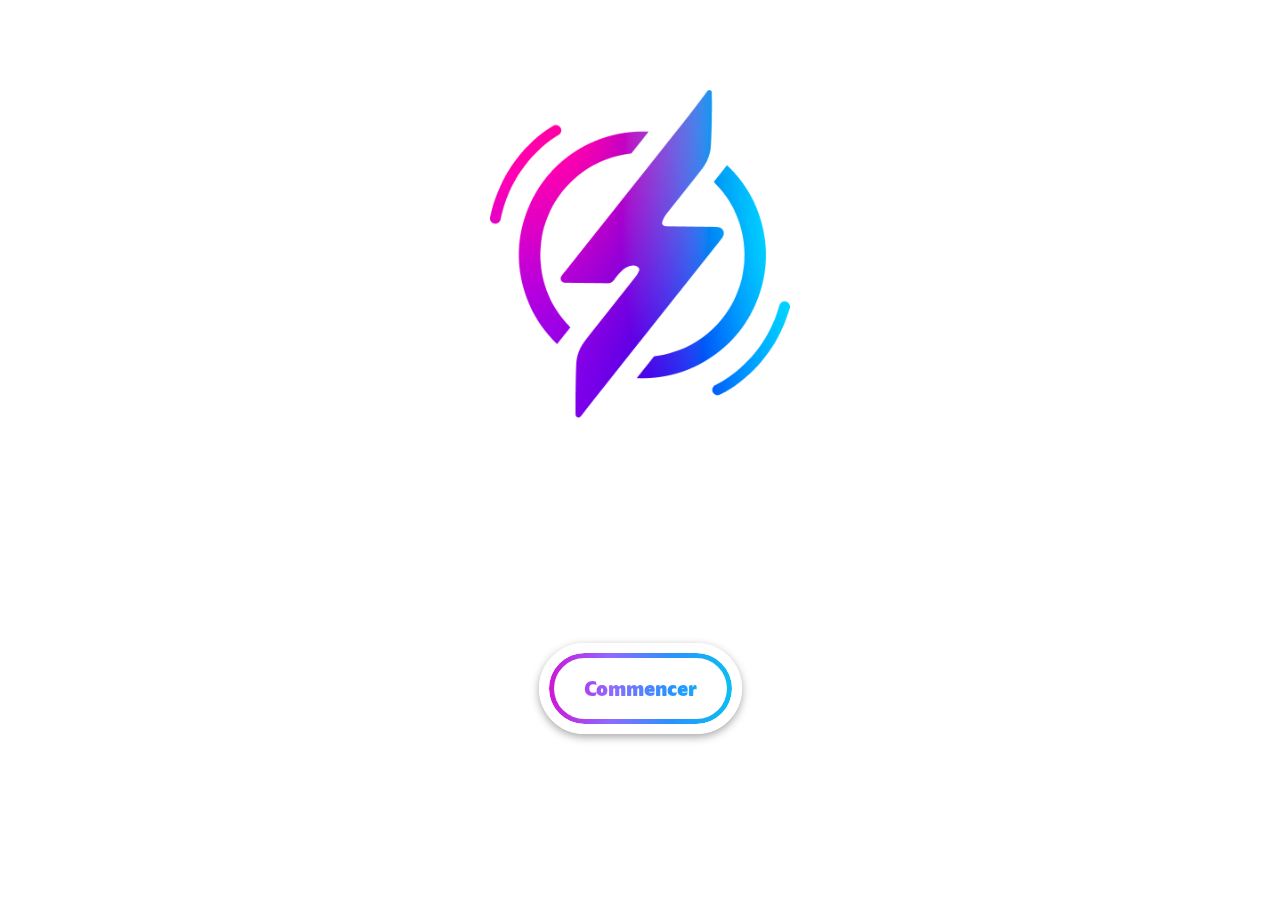
<file: index.html>
<!DOCTYPE html>
<html lang="en">

<head>
    <meta charset="UTF-8">
    <meta http-equiv="X-UA-Compatible" content="IE=edge">
    <meta name="viewport" content="width=device-width, initial-scale=1.0">
    <title>Document</title>
    <link rel="stylesheet" href="/stylesAndAnims/style.css">
    <link rel="stylesheet" href="/stylesAndAnims/anim.css">
</head>

<body>
    <main id="index">
        <div id="logo">
            <img src="/ressources/img/Union.png" alt="Splitch logo">
        </div>
        <div id="SVGLogo">
            <svg width="664" height="217" viewBox="0 0 664 217" fill="none" xmlns="http://www.w3.org/2000/svg" style="">
                <g id="splitch">
                    <mask id="path-1-outside-1" maskUnits="userSpaceOnUse" x="0" y="0" width="664" height="217"
                        fill="black">
                        <path fill="white" width="664" height="217" d="M0 0 L664 0 L664 217 L0 217 Z"
                            class="cisdKQVO_0">
                        </path>
                        <path
                            d="M5 147.775C5 143.448 6.5665 139.719 9.69949 136.586C12.8325 133.453 16.5622 131.886 20.8888 131.886C23.1266 131.886 25.3645 132.408 27.6023 133.453C38.7916 138.525 48.3397 141.061 56.2468 141.061C63.4079 141.061 66.9885 139.346 66.9885 135.914C66.9885 134.273 65.8696 133.005 63.6317 132.11C61.3939 131.215 57.4403 130.394 51.7711 129.648C43.1181 128.604 35.584 127.112 29.1688 125.173C13.5038 120.548 5.67136 110.328 5.67136 94.5141C5.67136 84.22 10.0725 75.4923 18.8747 68.3312C27.6769 61.1701 39.3883 57.5895 54.009 57.5895C66.0934 57.5895 77.581 60.0512 88.4719 64.9744C94.4395 67.6599 97.4233 72.1356 97.4233 78.4016C97.4233 82.4297 95.9314 85.9357 92.9476 88.9195C90.113 91.7541 86.6816 93.1714 82.6535 93.1714C80.2664 93.1714 78.1778 92.7238 76.3875 91.8287C69.2264 88.2481 61.8414 86.4578 54.2327 86.4578C47.5192 86.4578 44.1624 88.0243 44.1624 91.1573C44.1624 93.8427 48.7873 95.8568 58.0371 97.1995C67.4361 98.5422 75.1194 100.183 81.087 102.123C88.2481 104.062 94.0665 107.717 98.5422 113.088C103.167 118.31 105.48 125.247 105.48 133.9C105.48 144.791 100.78 153.743 91.3811 160.755C82.1313 167.617 69.7485 171.049 54.2327 171.049C40.0597 171.049 26.7818 168.139 14.399 162.321C11.7136 161.127 9.4757 159.188 7.68542 156.503C5.89514 153.817 5 150.908 5 147.775Z"
                            class="cisdKQVO_1"></path>
                        <path
                            d="M233.761 114.207C233.761 131.961 229.36 145.91 220.558 156.055C211.755 166.051 200.342 171.049 186.318 171.049C174.383 171.049 164.238 166.349 155.884 156.95V191.637C155.884 197.157 153.87 201.856 149.841 205.735C145.963 209.763 141.263 211.778 135.743 211.778C130.223 211.778 125.449 209.763 121.421 205.735C117.542 201.856 115.602 197.157 115.602 191.637V78.1778C115.602 72.2102 117.467 67.2123 121.197 63.1842C125.076 59.0068 129.925 56.9182 135.743 56.9182C140.368 56.9182 144.545 58.3355 148.275 61.1701C152.005 63.8555 154.541 67.3615 155.884 71.688C163.642 62.289 173.787 57.5895 186.318 57.5895C200.342 57.5895 211.755 62.662 220.558 72.8069C229.36 82.8027 233.761 96.6027 233.761 114.207ZM192.584 114.207C192.584 107.941 190.645 102.869 186.766 98.9898C183.036 95.1108 178.262 93.1714 172.444 93.1714C169.609 93.1714 166.551 93.8427 163.269 95.1854C160.136 96.5282 157.674 98.3184 155.884 100.556V128.082C157.525 130.171 159.986 131.961 163.269 133.453C166.551 134.795 169.609 135.467 172.444 135.467C178.262 135.467 183.036 133.527 186.766 129.648C190.645 125.769 192.584 120.622 192.584 114.207Z"
                            class="cisdKQVO_2"></path>
                        <path
                            d="M244.218 150.46V37.0013C244.218 31.4813 246.157 26.7818 250.036 22.9028C254.064 18.8747 258.838 16.8606 264.358 16.8606C269.878 16.8606 274.578 18.8747 278.457 22.9028C282.485 26.7818 284.499 31.4813 284.499 37.0013V150.46C284.499 155.98 282.485 160.755 278.457 164.783C274.578 168.662 269.878 170.601 264.358 170.601C258.838 170.601 254.064 168.662 250.036 164.783C246.157 160.755 244.218 155.98 244.218 150.46Z"
                            class="cisdKQVO_3"></path>
                        <path
                            d="M306.491 43.7148C302.165 39.2391 300.001 33.8683 300.001 27.6023C300.001 21.3363 302.165 16.0401 306.491 11.7136C310.967 7.23785 316.338 5 322.604 5C328.87 5 334.166 7.23785 338.492 11.7136C342.968 16.0401 345.206 21.3363 345.206 27.6023C345.206 33.8683 342.968 39.2391 338.492 43.7148C334.166 48.0414 328.87 50.2046 322.604 50.2046C316.338 50.2046 310.967 48.0414 306.491 43.7148ZM302.463 150.46V78.1778C302.463 72.6577 304.402 67.9582 308.281 64.0793C312.31 60.0512 317.084 58.0371 322.604 58.0371C328.124 58.0371 332.823 60.0512 336.702 64.0793C340.73 67.9582 342.744 72.6577 342.744 78.1778V150.46C342.744 155.98 340.73 160.755 336.702 164.783C332.823 168.662 328.124 170.601 322.604 170.601C317.084 170.601 312.31 168.662 308.281 164.783C304.402 160.755 302.463 155.98 302.463 150.46Z"
                            class="cisdKQVO_4"></path>
                        <path
                            d="M432.991 153.146C432.991 157.174 431.723 160.755 429.187 163.888C426.65 166.871 423.368 168.811 419.34 169.706C415.461 170.601 411.06 171.049 406.137 171.049C394.052 171.049 384.803 168.214 378.387 162.545C372.121 156.726 368.988 148.223 368.988 137.033V95.1854H366.303C361.529 95.1854 357.426 93.4698 353.995 90.0384C350.563 86.607 348.848 82.5043 348.848 77.7302C348.848 72.9561 350.563 68.8534 353.995 65.422C357.426 61.9906 361.529 60.275 366.303 60.275H368.988V48.6381C368.988 43.1181 370.928 38.4186 374.807 34.5396C378.835 30.5115 383.609 28.4975 389.129 28.4975C394.649 28.4975 399.349 30.5115 403.228 34.5396C407.256 38.4186 409.27 43.1181 409.27 48.6381V60.275H415.983C420.757 60.275 424.86 61.9906 428.292 65.422C431.723 68.8534 433.439 72.9561 433.439 77.7302C433.439 82.5043 431.723 86.607 428.292 90.0384C424.86 93.4698 420.757 95.1854 415.983 95.1854H409.27V125.396C409.27 128.082 410.016 130.394 411.508 132.334C413 134.273 414.939 135.318 417.326 135.467L419.34 135.691C423.368 136.138 426.65 138.078 429.187 141.509C431.723 144.791 432.991 148.67 432.991 153.146Z"
                            class="cisdKQVO_5"></path>
                        <path
                            d="M494.943 57.5895C506.132 57.5895 515.979 59.8274 524.482 64.3031C531.047 67.8836 534.329 73.1799 534.329 80.1918C534.329 85.1151 532.539 89.367 528.958 92.9476C525.527 96.379 521.349 98.0947 516.426 98.0947C512.995 98.0947 510.086 97.3487 507.699 95.8568C504.566 94.0665 500.91 93.1714 496.733 93.1714C490.616 93.1714 485.544 95.0363 481.516 98.766C477.488 102.496 475.473 107.643 475.473 114.207C475.473 120.772 477.488 125.993 481.516 129.872C485.544 133.602 490.616 135.467 496.733 135.467C500.761 135.467 504.342 134.572 507.475 132.781C510.459 131.14 513.368 130.32 516.202 130.32C521.126 130.32 525.303 132.11 528.734 135.691C532.315 139.122 534.105 143.374 534.105 148.446C534.105 155.458 530.898 160.755 524.482 164.335C515.979 168.811 506.132 171.049 494.943 171.049C477.637 171.049 463.165 165.827 451.528 155.384C440.041 144.791 434.297 131.066 434.297 114.207C434.297 97.4979 440.041 83.9216 451.528 73.4783C463.165 62.8858 477.637 57.5895 494.943 57.5895Z"
                            class="cisdKQVO_6"></path>
                        <path
                            d="M618.567 150.46V108.165C618.567 98.1692 613.345 93.1714 602.902 93.1714C596.337 93.1714 590.594 96.006 585.67 101.675V150.46C585.67 155.98 583.656 160.755 579.628 164.783C575.749 168.662 571.05 170.601 565.53 170.601C560.01 170.601 555.235 168.662 551.207 164.783C547.328 160.755 545.389 155.98 545.389 150.46V37.0013C545.389 31.4813 547.328 26.7818 551.207 22.9028C555.235 18.8747 560.01 16.8606 565.53 16.8606C571.05 16.8606 575.749 18.8747 579.628 22.9028C583.656 26.7818 585.67 31.4813 585.67 37.0013V72.5831C594.622 62.5874 607.004 57.5895 622.819 57.5895C634.455 57.5895 643.332 60.6479 649.449 66.7647C655.715 72.7323 658.848 80.8632 658.848 91.1573V150.46C658.848 155.98 656.834 160.755 652.806 164.783C648.927 168.662 644.227 170.601 638.707 170.601C633.187 170.601 628.413 168.662 624.385 164.783C620.506 160.755 618.567 155.98 618.567 150.46Z"
                            class="cisdKQVO_7"></path>
                    </mask>
                    <path
                        d="M5 147.775C5 143.448 6.5665 139.719 9.69949 136.586C12.8325 133.453 16.5622 131.886 20.8888 131.886C23.1266 131.886 25.3645 132.408 27.6023 133.453C38.7916 138.525 48.3397 141.061 56.2468 141.061C63.4079 141.061 66.9885 139.346 66.9885 135.914C66.9885 134.273 65.8696 133.005 63.6317 132.11C61.3939 131.215 57.4403 130.394 51.7711 129.648C43.1181 128.604 35.584 127.112 29.1688 125.173C13.5038 120.548 5.67136 110.328 5.67136 94.5141C5.67136 84.22 10.0725 75.4923 18.8747 68.3312C27.6769 61.1701 39.3883 57.5895 54.009 57.5895C66.0934 57.5895 77.581 60.0512 88.4719 64.9744C94.4395 67.6599 97.4233 72.1356 97.4233 78.4016C97.4233 82.4297 95.9314 85.9357 92.9476 88.9195C90.113 91.7541 86.6816 93.1714 82.6535 93.1714C80.2664 93.1714 78.1778 92.7238 76.3875 91.8287C69.2264 88.2481 61.8414 86.4578 54.2327 86.4578C47.5192 86.4578 44.1624 88.0243 44.1624 91.1573C44.1624 93.8427 48.7873 95.8568 58.0371 97.1995C67.4361 98.5422 75.1194 100.183 81.087 102.123C88.2481 104.062 94.0665 107.717 98.5422 113.088C103.167 118.31 105.48 125.247 105.48 133.9C105.48 144.791 100.78 153.743 91.3811 160.755C82.1313 167.617 69.7485 171.049 54.2327 171.049C40.0597 171.049 26.7818 168.139 14.399 162.321C11.7136 161.127 9.4757 159.188 7.68542 156.503C5.89514 153.817 5 150.908 5 147.775Z"
                        stroke="url(#paint0_radial)" stroke-width="10" mask="url(#path-1-outside-1)" class="cisdKQVO_8">
                    </path>
                    <path
                        d="M233.761 114.207C233.761 131.961 229.36 145.91 220.558 156.055C211.755 166.051 200.342 171.049 186.318 171.049C174.383 171.049 164.238 166.349 155.884 156.95V191.637C155.884 197.157 153.87 201.856 149.841 205.735C145.963 209.763 141.263 211.778 135.743 211.778C130.223 211.778 125.449 209.763 121.421 205.735C117.542 201.856 115.602 197.157 115.602 191.637V78.1778C115.602 72.2102 117.467 67.2123 121.197 63.1842C125.076 59.0068 129.925 56.9182 135.743 56.9182C140.368 56.9182 144.545 58.3355 148.275 61.1701C152.005 63.8555 154.541 67.3615 155.884 71.688C163.642 62.289 173.787 57.5895 186.318 57.5895C200.342 57.5895 211.755 62.662 220.558 72.8069C229.36 82.8027 233.761 96.6027 233.761 114.207ZM192.584 114.207C192.584 107.941 190.645 102.869 186.766 98.9898C183.036 95.1108 178.262 93.1714 172.444 93.1714C169.609 93.1714 166.551 93.8427 163.269 95.1854C160.136 96.5282 157.674 98.3184 155.884 100.556V128.082C157.525 130.171 159.986 131.961 163.269 133.453C166.551 134.795 169.609 135.467 172.444 135.467C178.262 135.467 183.036 133.527 186.766 129.648C190.645 125.769 192.584 120.622 192.584 114.207Z"
                        stroke="url(#paint1_radial)" stroke-width="10" mask="url(#path-1-outside-1)" class="cisdKQVO_9">
                    </path>
                    <path
                        d="M244.218 150.46V37.0013C244.218 31.4813 246.157 26.7818 250.036 22.9028C254.064 18.8747 258.838 16.8606 264.358 16.8606C269.878 16.8606 274.578 18.8747 278.457 22.9028C282.485 26.7818 284.499 31.4813 284.499 37.0013V150.46C284.499 155.98 282.485 160.755 278.457 164.783C274.578 168.662 269.878 170.601 264.358 170.601C258.838 170.601 254.064 168.662 250.036 164.783C246.157 160.755 244.218 155.98 244.218 150.46Z"
                        stroke="url(#paint2_radial)" stroke-width="10" mask="url(#path-1-outside-1)"
                        class="cisdKQVO_10">
                    </path>
                    <path
                        d="M306.491 43.7148C302.165 39.2391 300.001 33.8683 300.001 27.6023C300.001 21.3363 302.165 16.0401 306.491 11.7136C310.967 7.23785 316.338 5 322.604 5C328.87 5 334.166 7.23785 338.492 11.7136C342.968 16.0401 345.206 21.3363 345.206 27.6023C345.206 33.8683 342.968 39.2391 338.492 43.7148C334.166 48.0414 328.87 50.2046 322.604 50.2046C316.338 50.2046 310.967 48.0414 306.491 43.7148ZM302.463 150.46V78.1778C302.463 72.6577 304.402 67.9582 308.281 64.0793C312.31 60.0512 317.084 58.0371 322.604 58.0371C328.124 58.0371 332.823 60.0512 336.702 64.0793C340.73 67.9582 342.744 72.6577 342.744 78.1778V150.46C342.744 155.98 340.73 160.755 336.702 164.783C332.823 168.662 328.124 170.601 322.604 170.601C317.084 170.601 312.31 168.662 308.281 164.783C304.402 160.755 302.463 155.98 302.463 150.46Z"
                        stroke="url(#paint3_radial)" stroke-width="10" mask="url(#path-1-outside-1)"
                        class="cisdKQVO_11">
                    </path>
                    <path
                        d="M432.991 153.146C432.991 157.174 431.723 160.755 429.187 163.888C426.65 166.871 423.368 168.811 419.34 169.706C415.461 170.601 411.06 171.049 406.137 171.049C394.052 171.049 384.803 168.214 378.387 162.545C372.121 156.726 368.988 148.223 368.988 137.033V95.1854H366.303C361.529 95.1854 357.426 93.4698 353.995 90.0384C350.563 86.607 348.848 82.5043 348.848 77.7302C348.848 72.9561 350.563 68.8534 353.995 65.422C357.426 61.9906 361.529 60.275 366.303 60.275H368.988V48.6381C368.988 43.1181 370.928 38.4186 374.807 34.5396C378.835 30.5115 383.609 28.4975 389.129 28.4975C394.649 28.4975 399.349 30.5115 403.228 34.5396C407.256 38.4186 409.27 43.1181 409.27 48.6381V60.275H415.983C420.757 60.275 424.86 61.9906 428.292 65.422C431.723 68.8534 433.439 72.9561 433.439 77.7302C433.439 82.5043 431.723 86.607 428.292 90.0384C424.86 93.4698 420.757 95.1854 415.983 95.1854H409.27V125.396C409.27 128.082 410.016 130.394 411.508 132.334C413 134.273 414.939 135.318 417.326 135.467L419.34 135.691C423.368 136.138 426.65 138.078 429.187 141.509C431.723 144.791 432.991 148.67 432.991 153.146Z"
                        stroke="url(#paint4_radial)" stroke-width="10" mask="url(#path-1-outside-1)"
                        class="cisdKQVO_12">
                    </path>
                    <path
                        d="M494.943 57.5895C506.132 57.5895 515.979 59.8274 524.482 64.3031C531.047 67.8836 534.329 73.1799 534.329 80.1918C534.329 85.1151 532.539 89.367 528.958 92.9476C525.527 96.379 521.349 98.0947 516.426 98.0947C512.995 98.0947 510.086 97.3487 507.699 95.8568C504.566 94.0665 500.91 93.1714 496.733 93.1714C490.616 93.1714 485.544 95.0363 481.516 98.766C477.488 102.496 475.473 107.643 475.473 114.207C475.473 120.772 477.488 125.993 481.516 129.872C485.544 133.602 490.616 135.467 496.733 135.467C500.761 135.467 504.342 134.572 507.475 132.781C510.459 131.14 513.368 130.32 516.202 130.32C521.126 130.32 525.303 132.11 528.734 135.691C532.315 139.122 534.105 143.374 534.105 148.446C534.105 155.458 530.898 160.755 524.482 164.335C515.979 168.811 506.132 171.049 494.943 171.049C477.637 171.049 463.165 165.827 451.528 155.384C440.041 144.791 434.297 131.066 434.297 114.207C434.297 97.4979 440.041 83.9216 451.528 73.4783C463.165 62.8858 477.637 57.5895 494.943 57.5895Z"
                        stroke="url(#paint5_radial)" stroke-width="10" mask="url(#path-1-outside-1)"
                        class="cisdKQVO_13">
                    </path>
                    <path
                        d="M618.567 150.46V108.165C618.567 98.1692 613.345 93.1714 602.902 93.1714C596.337 93.1714 590.594 96.006 585.67 101.675V150.46C585.67 155.98 583.656 160.755 579.628 164.783C575.749 168.662 571.05 170.601 565.53 170.601C560.01 170.601 555.235 168.662 551.207 164.783C547.328 160.755 545.389 155.98 545.389 150.46V37.0013C545.389 31.4813 547.328 26.7818 551.207 22.9028C555.235 18.8747 560.01 16.8606 565.53 16.8606C571.05 16.8606 575.749 18.8747 579.628 22.9028C583.656 26.7818 585.67 31.4813 585.67 37.0013V72.5831C594.622 62.5874 607.004 57.5895 622.819 57.5895C634.455 57.5895 643.332 60.6479 649.449 66.7647C655.715 72.7323 658.848 80.8632 658.848 91.1573V150.46C658.848 155.98 656.834 160.755 652.806 164.783C648.927 168.662 644.227 170.601 638.707 170.601C633.187 170.601 628.413 168.662 624.385 164.783C620.506 160.755 618.567 155.98 618.567 150.46Z"
                        stroke="url(#paint6_radial)" stroke-width="10" mask="url(#path-1-outside-1)"
                        class="cisdKQVO_14">
                    </path>
                </g>
                <defs>
                    <radialGradient id="paint0_radial" cx="0" cy="0" r="1" gradientUnits="userSpaceOnUse"
                        gradientTransform="translate(149 -79) rotate(34.8077) scale(547.455 1731.1)">
                        <stop stop-color="#FF0099"></stop>
                        <stop offset="0.514512" stop-color="#793AFF"></stop>
                        <stop offset="1" stop-color="#00D1FF"></stop>
                    </radialGradient>
                    <radialGradient id="paint1_radial" cx="0" cy="0" r="1" gradientUnits="userSpaceOnUse"
                        gradientTransform="translate(149 -79) rotate(34.8077) scale(547.455 1731.1)">
                        <stop stop-color="#FF0099"></stop>
                        <stop offset="0.514512" stop-color="#793AFF"></stop>
                        <stop offset="1" stop-color="#00D1FF"></stop>
                    </radialGradient>
                    <radialGradient id="paint2_radial" cx="0" cy="0" r="1" gradientUnits="userSpaceOnUse"
                        gradientTransform="translate(149 -79) rotate(34.8077) scale(547.455 1731.1)">
                        <stop stop-color="#FF0099"></stop>
                        <stop offset="0.514512" stop-color="#793AFF"></stop>
                        <stop offset="1" stop-color="#00D1FF"></stop>
                    </radialGradient>
                    <radialGradient id="paint3_radial" cx="0" cy="0" r="1" gradientUnits="userSpaceOnUse"
                        gradientTransform="translate(149 -79) rotate(34.8077) scale(547.455 1731.1)">
                        <stop stop-color="#FF0099"></stop>
                        <stop offset="0.514512" stop-color="#793AFF"></stop>
                        <stop offset="1" stop-color="#00D1FF"></stop>
                    </radialGradient>
                    <radialGradient id="paint4_radial" cx="0" cy="0" r="1" gradientUnits="userSpaceOnUse"
                        gradientTransform="translate(149 -79) rotate(34.8077) scale(547.455 1731.1)">
                        <stop stop-color="#FF0099"></stop>
                        <stop offset="0.514512" stop-color="#793AFF"></stop>
                        <stop offset="1" stop-color="#00D1FF"></stop>
                    </radialGradient>
                    <radialGradient id="paint5_radial" cx="0" cy="0" r="1" gradientUnits="userSpaceOnUse"
                        gradientTransform="translate(149 -79) rotate(34.8077) scale(547.455 1731.1)">
                        <stop stop-color="#FF0099"></stop>
                        <stop offset="0.514512" stop-color="#793AFF"></stop>
                        <stop offset="1" stop-color="#00D1FF"></stop>
                    </radialGradient>
                    <radialGradient id="paint6_radial" cx="0" cy="0" r="1" gradientUnits="userSpaceOnUse"
                        gradientTransform="translate(149 -79) rotate(34.8077) scale(547.455 1731.1)">
                        <stop stop-color="#FF0099"></stop>
                        <stop offset="0.514512" stop-color="#793AFF"></stop>
                        <stop offset="1" stop-color="#00D1FF"></stop>
                    </radialGradient>
                </defs>
                <style data-made-with="vivus-instant">
                    .cisdKQVO_0 {
                        stroke-dasharray: 1762 1764;
                        stroke-dashoffset: 1763;
                        animation: cisdKQVO_draw 2000ms ease 0ms forwards;
                    }

                    .cisdKQVO_1 {
                        stroke-dasharray: 557 559;
                        stroke-dashoffset: 558;
                        animation: cisdKQVO_draw 2000ms ease 71ms forwards;
                    }

                    .cisdKQVO_2 {
                        stroke-dasharray: 638 640;
                        stroke-dashoffset: 639;
                        animation: cisdKQVO_draw 2000ms ease 142ms forwards;
                    }

                    .cisdKQVO_3 {
                        stroke-dasharray: 354 356;
                        stroke-dashoffset: 355;
                        animation: cisdKQVO_draw 2000ms ease 214ms forwards;
                    }

                    .cisdKQVO_4 {
                        stroke-dasharray: 414 416;
                        stroke-dashoffset: 415;
                        animation: cisdKQVO_draw 2000ms ease 285ms forwards;
                    }

                    .cisdKQVO_5 {
                        stroke-dasharray: 422 424;
                        stroke-dashoffset: 423;
                        animation: cisdKQVO_draw 2000ms ease 357ms forwards;
                    }

                    .cisdKQVO_6 {
                        stroke-dasharray: 452 454;
                        stroke-dashoffset: 453;
                        animation: cisdKQVO_draw 2000ms ease 428ms forwards;
                    }

                    .cisdKQVO_7 {
                        stroke-dasharray: 632 634;
                        stroke-dashoffset: 633;
                        animation: cisdKQVO_draw 2000ms ease 500ms forwards;
                    }

                    .cisdKQVO_8 {
                        stroke-dasharray: 557 559;
                        stroke-dashoffset: 558;
                        animation: cisdKQVO_draw 2000ms ease 571ms forwards;
                    }

                    .cisdKQVO_9 {
                        stroke-dasharray: 638 640;
                        stroke-dashoffset: 639;
                        animation: cisdKQVO_draw 2000ms ease 642ms forwards;
                    }

                    .cisdKQVO_10 {
                        stroke-dasharray: 354 356;
                        stroke-dashoffset: 355;
                        animation: cisdKQVO_draw 2000ms ease 714ms forwards;
                    }

                    .cisdKQVO_11 {
                        stroke-dasharray: 414 416;
                        stroke-dashoffset: 415;
                        animation: cisdKQVO_draw 2000ms ease 785ms forwards;
                    }

                    .cisdKQVO_12 {
                        stroke-dasharray: 422 424;
                        stroke-dashoffset: 423;
                        animation: cisdKQVO_draw 2000ms ease 857ms forwards;
                    }

                    .cisdKQVO_13 {
                        stroke-dasharray: 452 454;
                        stroke-dashoffset: 453;
                        animation: cisdKQVO_draw 2000ms ease 928ms forwards;
                    }

                    .cisdKQVO_14 {
                        stroke-dasharray: 632 634;
                        stroke-dashoffset: 633;
                        animation: cisdKQVO_draw 2000ms ease 1000ms forwards;
                    }

                    @keyframes cisdKQVO_draw {
                        100% {
                            stroke-dashoffset: 0;
                        }
                    }

                    @keyframes cisdKQVO_fade {
                        0% {
                            stroke-opacity: 1;
                        }

                        94.44444444444444% {
                            stroke-opacity: 1;
                        }

                        100% {
                            stroke-opacity: 0;
                        }
                    }
                </style>
            </svg>
        </div>
        <div id="wthBtn" class="buttonEntrance">
            <div id="bordBtn">
                <a href="pages/weSplitch.html" id="innerBtn">Commencer</a>
            </div>
        </div>
    </main>
</body>

</html>
</file>
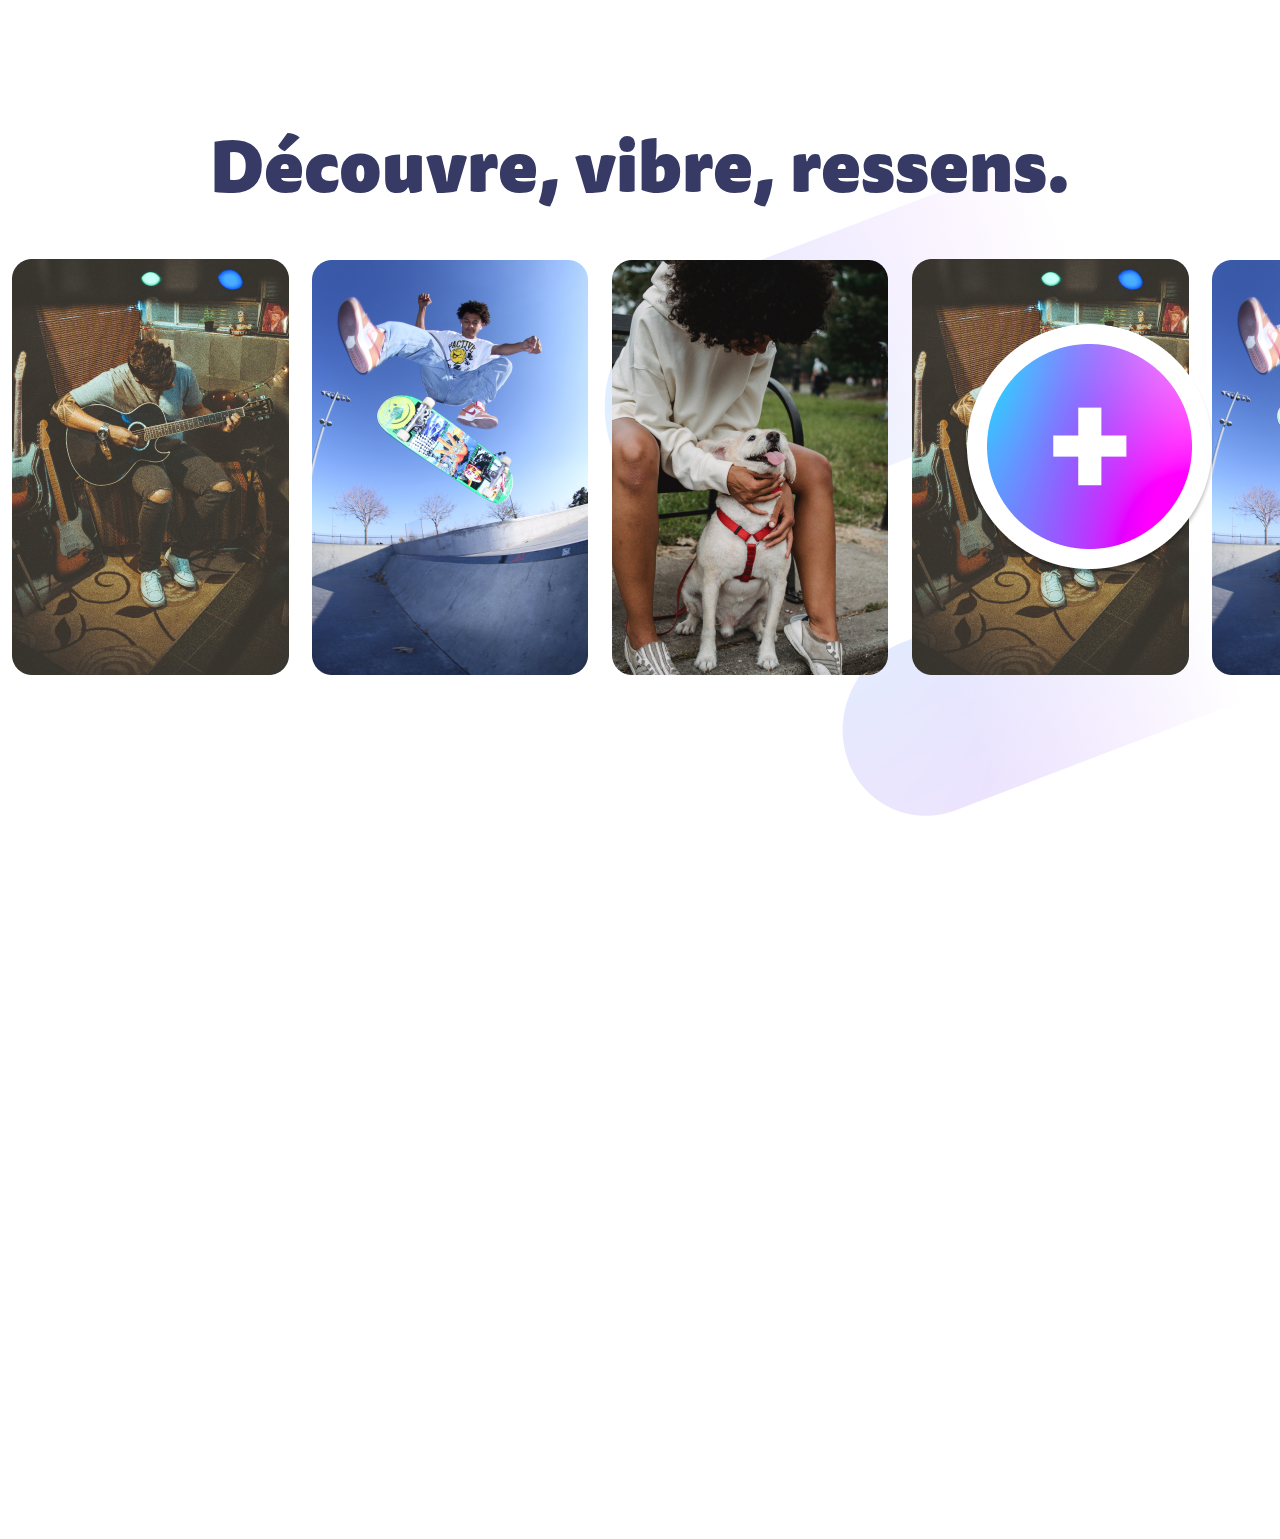
<file: emotion.html>
<!DOCTYPE html>
<html lang="en">

<head>
    <meta charset="UTF-8">
    <meta http-equiv="X-UA-Compatible" content="IE=edge">
    <meta name="viewport" content="width=device-width, initial-scale=1.0">
    <title>Document</title>
    <link rel="stylesheet" href="/stylesAndAnims/style.css">
</head>

<body>
    <h2 id="passionTitle">Découvre, vibre, ressens.</h2>
    <div class="container">
        <div class="horizontalBlock">
            <div class="slide"><img src="/ressources/img/slider/slideImg1.png" alt=""></div>
            <div class="slide"><img src="/ressources/img/slider/slideImg2.png" alt=""></div>
            <div class="slide"><img src="/ressources/img/slider/slideImg3.png" alt=""></div>
            <div class="slide"><img src="/ressources/img/slider/slideImg1.png" alt=""></div>
            <div class="slide"><img src="/ressources/img/slider/slideImg2.png" alt=""></div>
            <div class="slide"><img src="/ressources/img/slider/slideImg3.png" alt=""></div>
            <div class="slide"><img src="/ressources/img/slider/slideImg1.png" alt=""></div>
            <div class="slide"><img src="/ressources/img/slider/slideImg2.png" alt=""></div>
            <div class="slide"><img src="/ressources/img/slider/slideImg3.png" alt=""></div>
            <div class="slide"><img src="/ressources/img/slider/slideImg1.png" alt=""></div>
            <div class="slide"><img src="/ressources/img/slider/slideImg2.png" alt=""></div>
            <div class="slide"><img src="/ressources/img/slider/slideImg3.png" alt=""></div>
        </div>
    </div>
    <img id="sliderPlus" src="/ressources/img/sliderPlus.png" alt="">
    <img id="background1" src="/ressources/img/slideBgd1.png" alt="">
    <img id="background2" src="/ressources/img/slideBgd2.png" alt="">
</body>

</html>
</file>
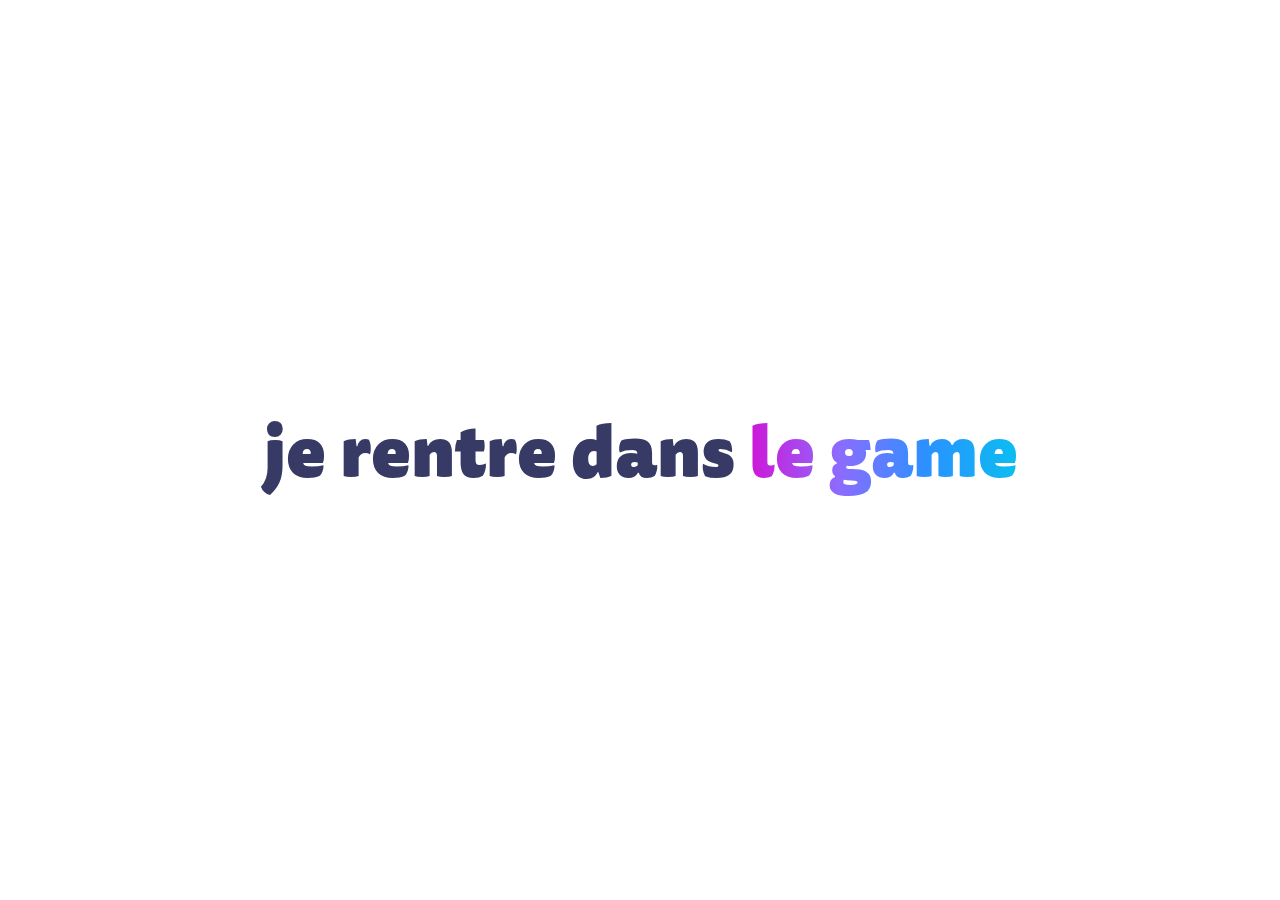
<file: enterInGame.html>
<head>
    <meta charset="UTF-8">
    <meta http-equiv="X-UA-Compatible" content="IE=edge">
    <meta name="viewport" content="width=device-width, initial-scale=1.0">
    <title>Document</title>
    <link rel="stylesheet" href="/stylesAndAnims/style.css">
</head>

<body>
    <main id="enterInGame">
        <h2>je rentre dans <span>le game</span></h2>
    </main>

    <script>
    </script>
</body>

</html>
</file>
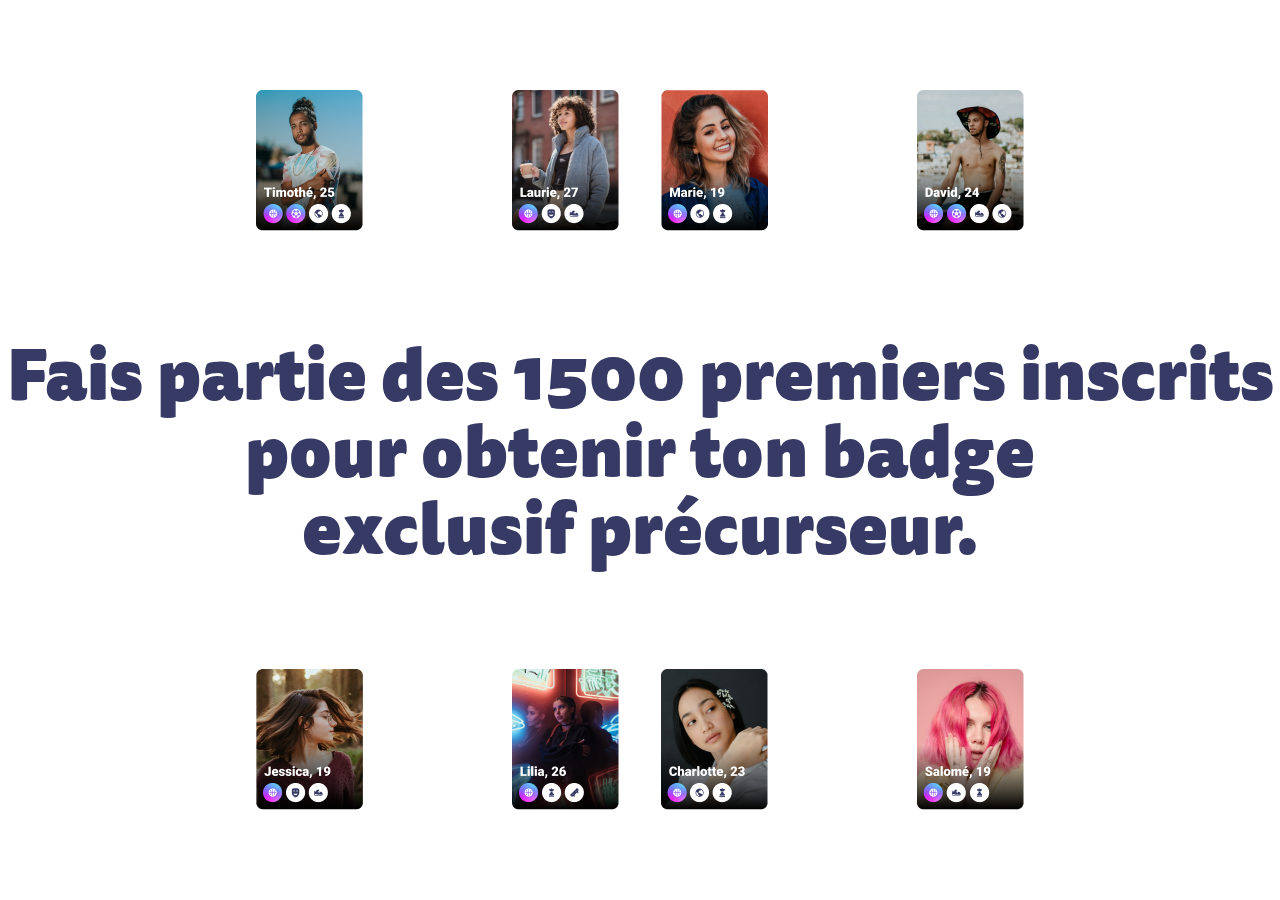
<file: pages/beFirst.html>
<!DOCTYPE html>
<html lang="en">

<head>
    <meta charset="UTF-8">
    <meta http-equiv="X-UA-Compatible" content="IE=edge">
    <meta name="viewport" content="width=device-width, initial-scale=1.0">
    <title>Document</title>
    <link rel="stylesheet" href="/stylesAndAnims/style.css">
    <link rel="stylesheet" href="/stylesAndAnims/anim.css">
</head>

<body>
    <main id="beFirst">
        <h2 class="h2beFirstEnterAnim">Fais partie des 1500 premiers inscrits<br> pour obtenir ton badge<br> exclusif
            précurseur.</h2>

        <img id="bckGrndImgBefirs1" class="imgBefirstEnterTop" src="/ressources/img/beFirstImg/1.png" alt="">
        <img id="bckGrndImgBefirs2" class="imgBefirstEnterTop" src="/ressources/img/beFirstImg/2.png" alt="">
        <!-- <img id="bckGrndImgBefirs3" src="/ressources/img/beFirstImg/3.png" alt=""> -->
        <img id="bckGrndImgBefirs4" class="imgBefirstEnterTop" src="/ressources/img/beFirstImg/4.png" alt="">
        <img id="bckGrndImgBefirs5" class="imgBefirstEnterTop" src="/ressources/img/beFirstImg/5.png" alt="">

        <img id="bckGrndImgBefirs6" class="imgBefirstEnterBottom" src="/ressources/img/beFirstImg/6.png" alt="">
        <img id="bckGrndImgBefirs7" class="imgBefirstEnterBottom" src="/ressources/img/beFirstImg/7.png" alt="">
        <!-- <img id="bckGrndImgBefirs8" src="/ressources/img/beFirstImg/8.png" alt=""> -->
        <img id="bckGrndImgBefirs9" class="imgBefirstEnterBottom" src="/ressources/img/beFirstImg/9.png" alt="">
        <img id="bckGrndImgBefirs10" class="imgBefirstEnterBottom" src="/ressources/img/beFirstImg/10.png" alt="">
    </main>

    <script>
        setTimeout(function () {
            let bckGrndImgBefirs1 = document.getElementById("bckGrndImgBefirs1");
            let bckGrndImgBefirs2 = document.getElementById("bckGrndImgBefirs2");

            let bckGrndImgBefirs4 = document.getElementById("bckGrndImgBefirs4");
            let bckGrndImgBefirs5 = document.getElementById("bckGrndImgBefirs5");


            let bckGrndImgBefirs6 = document.getElementById("bckGrndImgBefirs6");
            let bckGrndImgBefirs7 = document.getElementById("bckGrndImgBefirs7");

            let bckGrndImgBefirs9 = document.getElementById("bckGrndImgBefirs9");
            let bckGrndImgBefirs10 = document.getElementById("bckGrndImgBefirs10");

            bckGrndImgBefirs1.classList.remove("imgBefirstEnterTop");
            bckGrndImgBefirs1.classList.add("imgBefirstAnim1");
            bckGrndImgBefirs2.classList.remove("imgBefirstEnterTop");
            bckGrndImgBefirs2.classList.add("imgBefirstAnim2");
            bckGrndImgBefirs4.classList.remove("imgBefirstEnterTop");
            bckGrndImgBefirs4.classList.add("imgBefirstAnim1");
            bckGrndImgBefirs5.classList.remove("imgBefirstEnterTop");
            bckGrndImgBefirs5.classList.add("imgBefirstAnim2");


            bckGrndImgBefirs6.classList.remove("imgBefirstEnterBottom");
            bckGrndImgBefirs6.classList.add("imgBefirstAnim2");
            bckGrndImgBefirs7.classList.remove("imgBefirstEnterBottom");
            bckGrndImgBefirs7.classList.add("imgBefirstAnim1");
            bckGrndImgBefirs9.classList.remove("imgBefirstEnterBottom");
            bckGrndImgBefirs9.classList.add("imgBefirstAnim2");
            bckGrndImgBefirs10.classList.remove("imgBefirstEnterBottom");
            bckGrndImgBefirs10.classList.add("imgBefirstAnim1");
            setTimeout(function () {
                let h2 = document.querySelector("#beFirst h2");


                h2.classList.remove("h2beFirstEnterAnim");
                h2.classList.add("h2beFirstLeaveAnim");

                bckGrndImgBefirs1.classList.remove("imgBefirstAnim1");
                bckGrndImgBefirs1.classList.add("imgBefirstLeaveTop");
                bckGrndImgBefirs2.classList.remove("imgBefirstAnim2");
                bckGrndImgBefirs2.classList.add("imgBefirstLeaveTop");
                bckGrndImgBefirs4.classList.remove("imgBefirstAnim1");
                bckGrndImgBefirs4.classList.add("imgBefirstLeaveTop");
                bckGrndImgBefirs5.classList.remove("imgBefirstAnim2");
                bckGrndImgBefirs5.classList.add("imgBefirstLeaveTop");


                bckGrndImgBefirs6.classList.remove("imgBefirstAnim2");
                bckGrndImgBefirs6.classList.add("imgBefirstLeaveBottom");
                bckGrndImgBefirs7.classList.remove("imgBefirstAnim1");
                bckGrndImgBefirs7.classList.add("imgBefirstLeaveBottom");
                bckGrndImgBefirs9.classList.remove("imgBefirstAnim2");
                bckGrndImgBefirs9.classList.add("imgBefirstLeaveBottom");
                bckGrndImgBefirs10.classList.remove("imgBefirstAnim1");
                bckGrndImgBefirs10.classList.add("imgBefirstLeaveBottom");
                setTimeout(function () {
                    location.href = "enterInGame.html";
                }, 1000);
            }, 4000);
        }, 1000);
    </script>
</body>

</html>
</file>
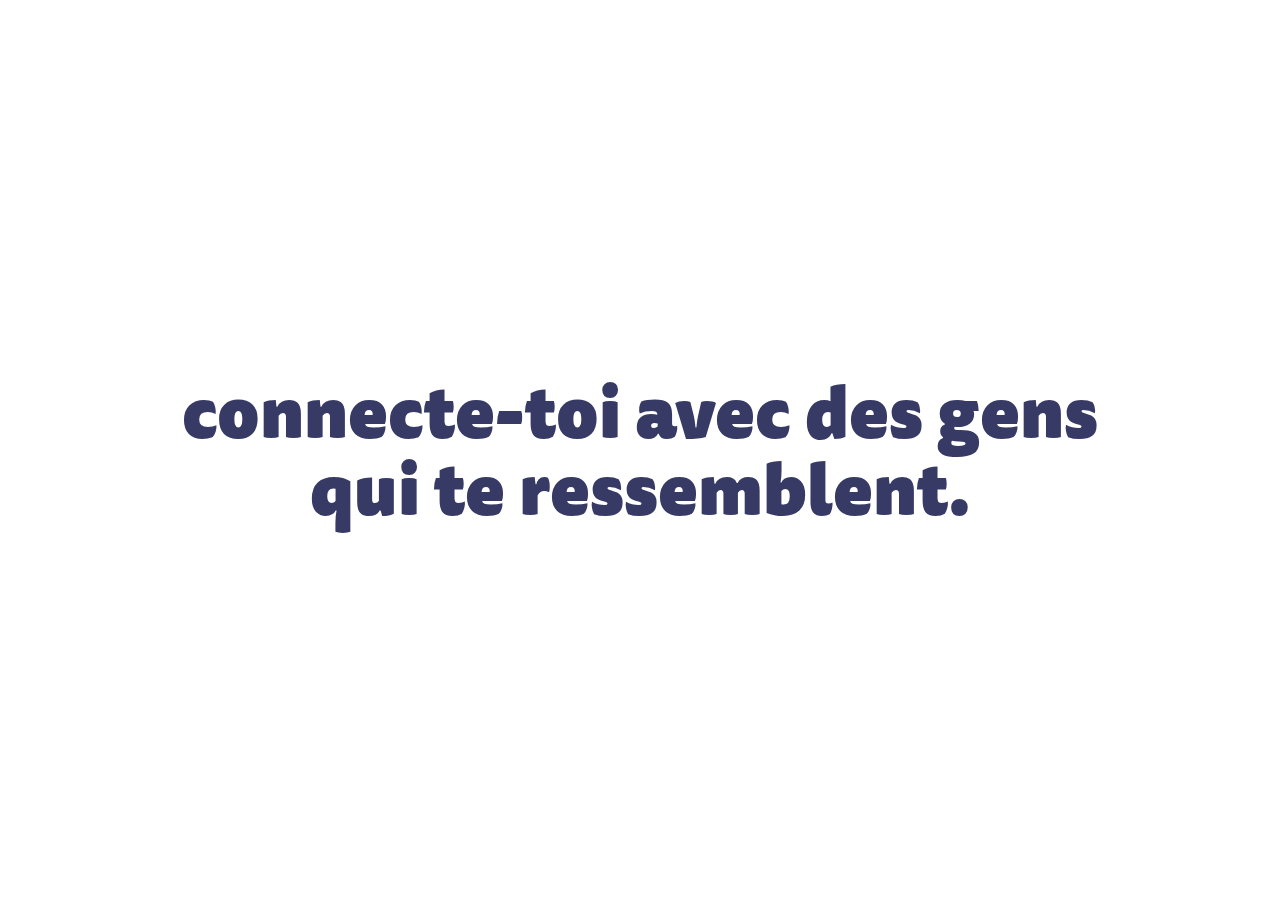
<file: pages/connect.html>
<head>
    <meta charset="UTF-8">
    <meta http-equiv="X-UA-Compatible" content="IE=edge">
    <meta name="viewport" content="width=device-width, initial-scale=1.0">
    <title>Document</title>
    <link rel="stylesheet" href="/stylesAndAnims/style.css">
    <link rel="stylesheet" href="/stylesAndAnims/anim.css">
</head>

<body>
    <main id="connect">
        <h2 class="h2connectEnterAnim">connecte-toi avec des gens<br> qui te ressemblent.</h2>
    </main>

    <script>
        setTimeout(function () {
            let h2 = document.querySelector("#connect h2");

            h2.classList.remove("h2connectEnterAnim");
            h2.classList.add("h2connectLeaveAnim");
            setTimeout(function () {
                location.href = "exchange.html";
            }, 1000);
        }, 4000);
    </script>
</body>

</html>
</file>
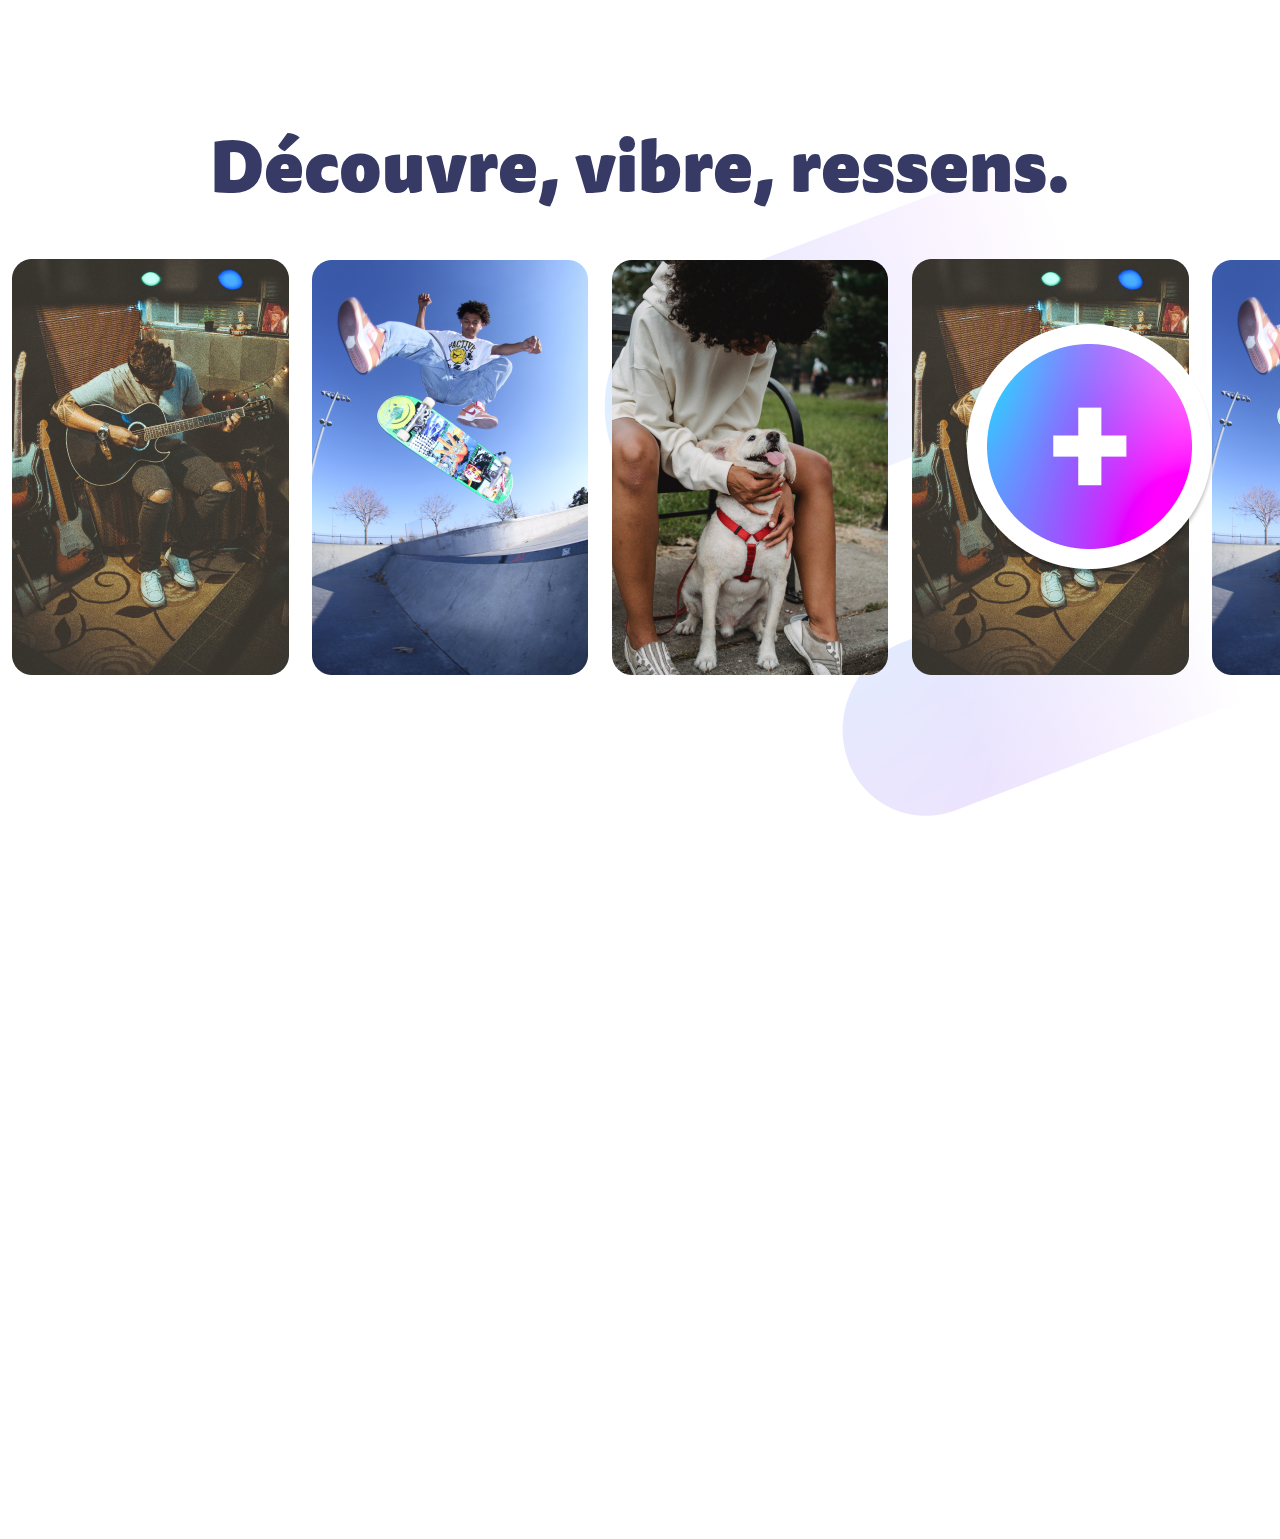
<file: pages/emotion.html>
<!DOCTYPE html>
<html lang="en">

<head>
    <meta charset="UTF-8">
    <meta http-equiv="X-UA-Compatible" content="IE=edge">
    <meta name="viewport" content="width=device-width, initial-scale=1.0">
    <title>Document</title>
    <link rel="stylesheet" href="/stylesAndAnims/style.css">
    <link rel="stylesheet" href="/stylesAndAnims/anim.css">
</head>

<body>
    <h2 id="passionTitle" class="h2emotionEnterAnim">Découvre, vibre, ressens.</h2>
    <div class="container sliderEnter">
        <div class="horizontalBlock">
            <div class="slide"><img src="/ressources/img/slider/slideImg1.png" alt=""></div>
            <div class="slide"><img src="/ressources/img/slider/slideImg2.png" alt=""></div>
            <div class="slide"><img src="/ressources/img/slider/slideImg3.png" alt=""></div>
            <div class="slide"><img src="/ressources/img/slider/slideImg1.png" alt=""></div>
            <div class="slide"><img src="/ressources/img/slider/slideImg2.png" alt=""></div>
            <div class="slide"><img src="/ressources/img/slider/slideImg3.png" alt=""></div>
            <div class="slide"><img src="/ressources/img/slider/slideImg1.png" alt=""></div>
            <div class="slide"><img src="/ressources/img/slider/slideImg2.png" alt=""></div>
            <div class="slide"><img src="/ressources/img/slider/slideImg3.png" alt=""></div>
            <div class="slide"><img src="/ressources/img/slider/slideImg1.png" alt=""></div>
            <div class="slide"><img src="/ressources/img/slider/slideImg2.png" alt=""></div>
            <div class="slide"><img src="/ressources/img/slider/slideImg3.png" alt=""></div>
        </div>
    </div>
    <img id="sliderPlus" class="sliderPlusEnter" src="/ressources/img/sliderPlus.png" alt="">
    <img id="background1" class="emotionBackgroundAppear" src="/ressources/img/slideBgd1.png" alt="">
    <img id="background2" class="emotionBackgroundAppear" src="/ressources/img/slideBgd2.png" alt="">
</body>

<script>
    let sliderPlus = document.getElementById("sliderPlus");

    sliderPlus.onclick = function () {
        location.href = "connect.html";
    }
</script>

</html>
</file>
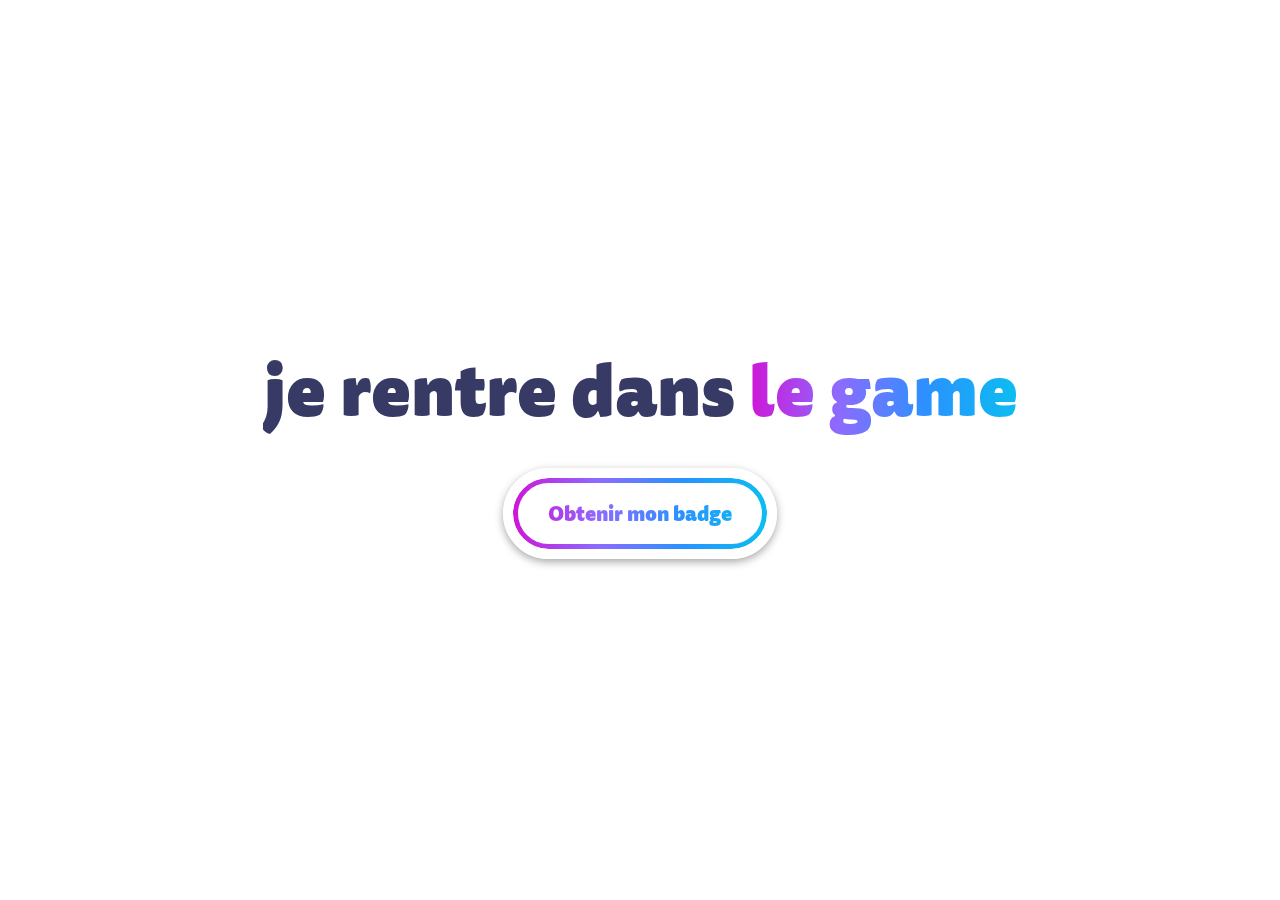
<file: pages/enterInGame.html>
<head>
    <meta charset="UTF-8">
    <meta http-equiv="X-UA-Compatible" content="IE=edge">
    <meta name="viewport" content="width=device-width, initial-scale=1.0">
    <title>Document</title>
    <link rel="stylesheet" href="/stylesAndAnims/style.css">
    <link rel="stylesheet" href="/stylesAndAnims/anim.css">
</head>

<body>
    <main id="enterInGame">
        <h2 class="h2enterInGameEnterAnim">je rentre dans <span>le game</span></h2>
        <div id="wthBtn" class="buttonEntrance">
            <div id="bordBtn">
                <a href="../index.html" id="innerBtn">Obtenir mon badge</a>
            </div>
        </div>
    </main>

    <script>
    </script>
</body>

</html>
</file>
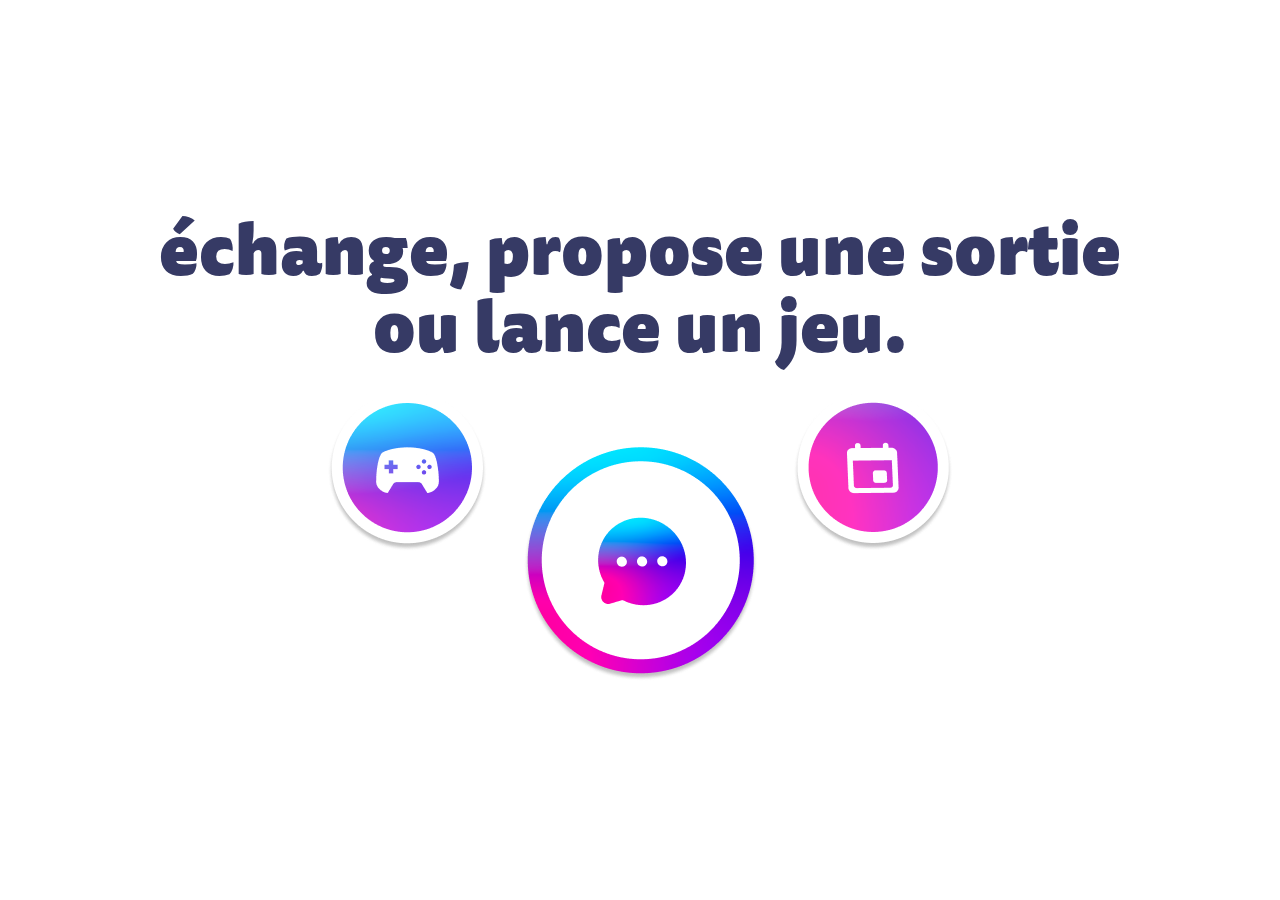
<file: pages/exchange.html>
<!DOCTYPE html>
<html lang="en">

<head>
    <meta charset="UTF-8">
    <meta http-equiv="X-UA-Compatible" content="IE=edge">
    <meta name="viewport" content="width=device-width, initial-scale=1.0">
    <title>Document</title>
    <link rel="stylesheet" href="/stylesAndAnims/style.css">
    <link rel="stylesheet" href="/stylesAndAnims/anim.css">
</head>

<body>
    <main id="exchange">
        <h2 class="h2exchangeEnterAnim">échange, propose une sortie<br> ou lance un jeu.</h2>
        <div id="iconsExchange">
            <img id="exchangeImg1" class="exchangeImg1EntranceAnim" src="/ressources/img/manet.png" alt="">
            <img id="exchangeImg2" class="exchangeImg2EntranceAnim" src="/ressources/img/dialog.png" alt="">
            <img id="exchangeImg3" class="exchangeImg3EntranceAnim" src="/ressources/img/calendar.png" alt="">
        </div>
    </main>

    <script>
        setTimeout(function () {
            let h2 = document.querySelector("#exchange h2");
            let exchangeImg1 = document.getElementById("exchangeImg1");
            let exchangeImg2 = document.getElementById("exchangeImg2");
            let exchangeImg3 = document.getElementById("exchangeImg3");

            h2.classList.remove("h2exchangeEnterAnim");
            h2.classList.add("h2exchangeLeaveAnim");

            exchangeImg1.classList.remove("exchangeImg1EntranceAnim");
            exchangeImg1.classList.add("exchangeImg1LeaveAnim");

            exchangeImg2.classList.remove("exchangeImg2EntranceAnim");
            exchangeImg2.classList.add("exchangeImg2LeaveAnim");

            exchangeImg3.classList.remove("exchangeImg32EntranceAnim");
            exchangeImg3.classList.add("exchangeImg3LeaveAnim");
            setTimeout(function () {
                location.href = "beFirst.html";
            }, 1000);
        }, 4000);
    </script>
</body>

</html>
</file>
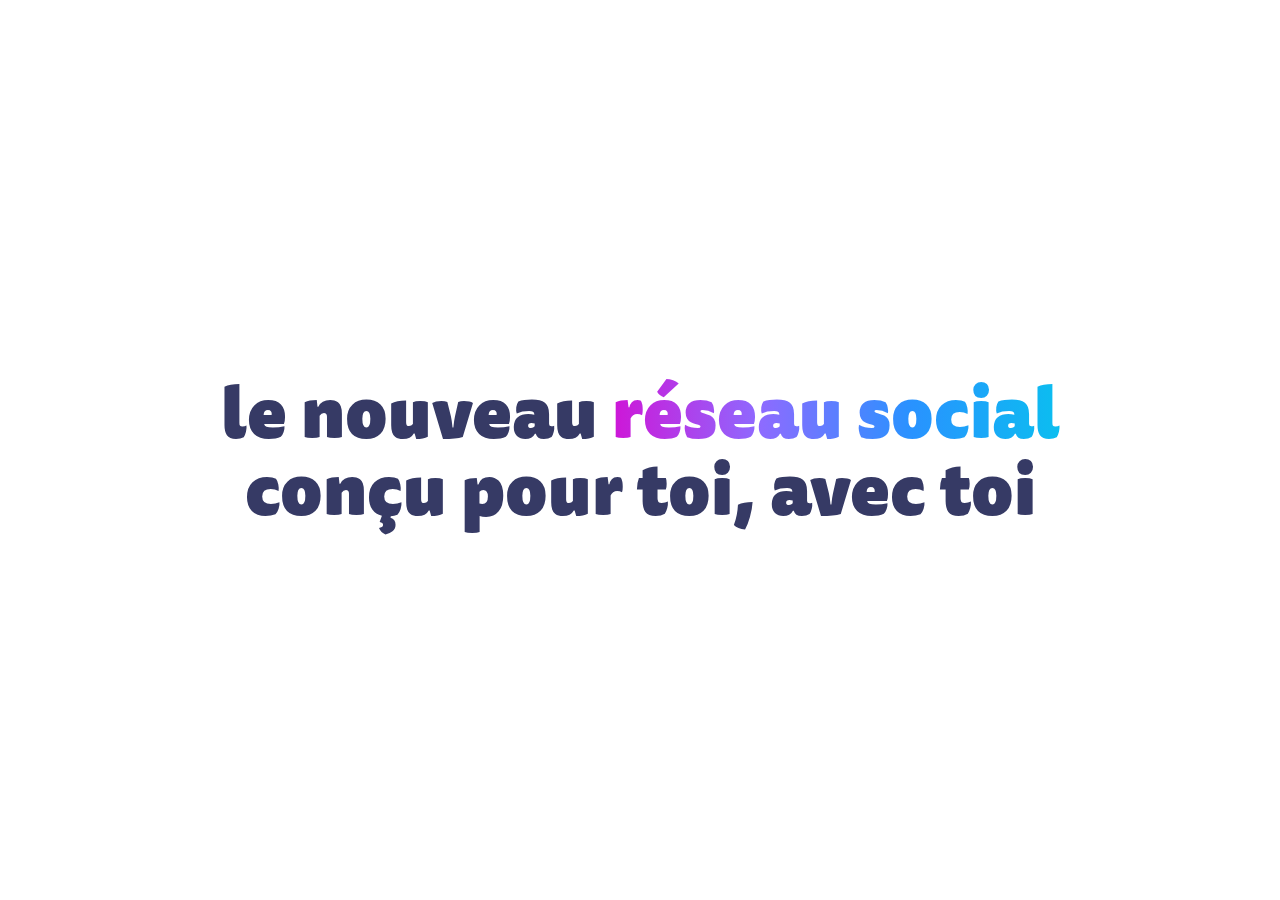
<file: pages/newSocialNetwork.html>
<!DOCTYPE html>
<html lang="en">

<head>
    <meta charset="UTF-8">
    <meta http-equiv="X-UA-Compatible" content="IE=edge">
    <meta name="viewport" content="width=device-width, initial-scale=1.0">
    <title>Document</title>
    <link rel="stylesheet" href="/stylesAndAnims/style.css">
    <link rel="stylesheet" href="/stylesAndAnims/anim.css">
</head>

<body>
    <main id="newSocialNetwork">
        <h2 class="h2newSocialNetworkEnterAnim">le nouveau <span>réseau social</span><br> conçu pour toi, avec toi</h2>
    </main>
</body>

<script>
    setTimeout(function () {
        let h2 = document.querySelector("#newSocialNetwork h2");
        h2.classList.remove("h2newSocialNetworkEnterAnim");
        h2.classList.add("h2newSocialNetworkLeaveAnim");
        setTimeout(function () {
            location.href = "passion.html";
        }, 1000);
    }, 4000);
</script>

</html>
</file>
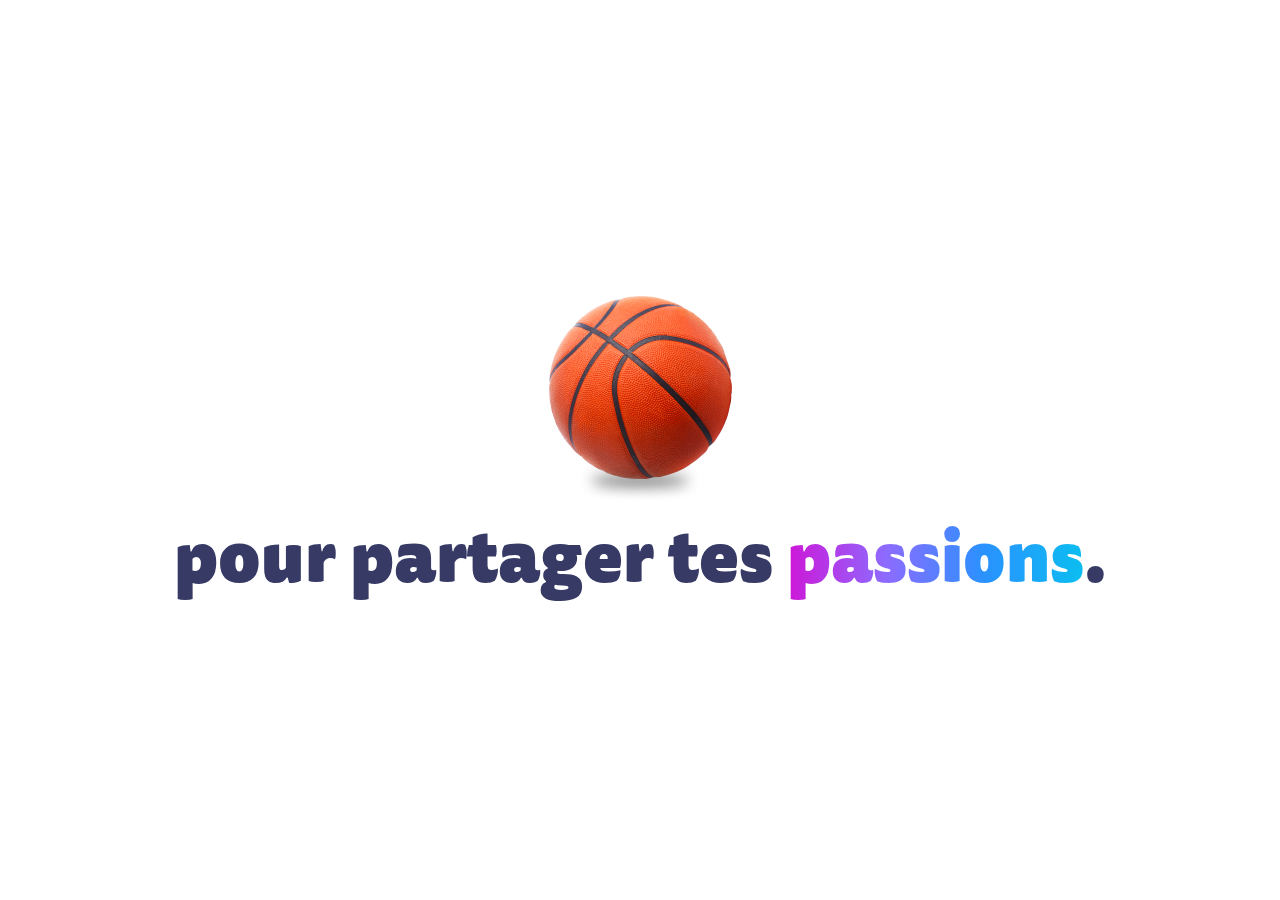
<file: pages/passion.html>
<!DOCTYPE html>
<html lang="en">

<head>
    <meta charset="UTF-8">
    <meta http-equiv="X-UA-Compatible" content="IE=edge">
    <meta name="viewport" content="width=device-width, initial-scale=1.0">
    <title>Document</title>
    <link rel="stylesheet" href="/stylesAndAnims/style.css">
    <link rel="stylesheet" href="/stylesAndAnims/anim.css">
</head>

<body>
    <main id="passion">
        <div id="ballon" class="ballonAnim"><img src="/ressources/img/basketball.png" alt="basketball"></div>
        <div id="shadow"><img src="/ressources/img/ellipse.png" alt=""></div>
        <h2 class="h2passionEnterAnim">pour partager tes <span>passions</span>.</h2>
    </main>
</body>

<script>
    setTimeout(function () {
        let h2 = document.querySelector("#passion h2");
        let ballon = document.getElementById("ballon");
        let shadow = document.getElementById("shadow");

        h2.classList.remove("h2passionEnterAnim");
        h2.classList.add("h2passionLeaveAnim");
        ballon.classList.remove("ballonAnim");
        ballon.classList.add("elementLeave");
        shadow.classList.add("elementLeave");
        setTimeout(function () {
            location.href = "emotion.html";
        }, 1000);
    }, 4000);
</script>

</html>
</file>
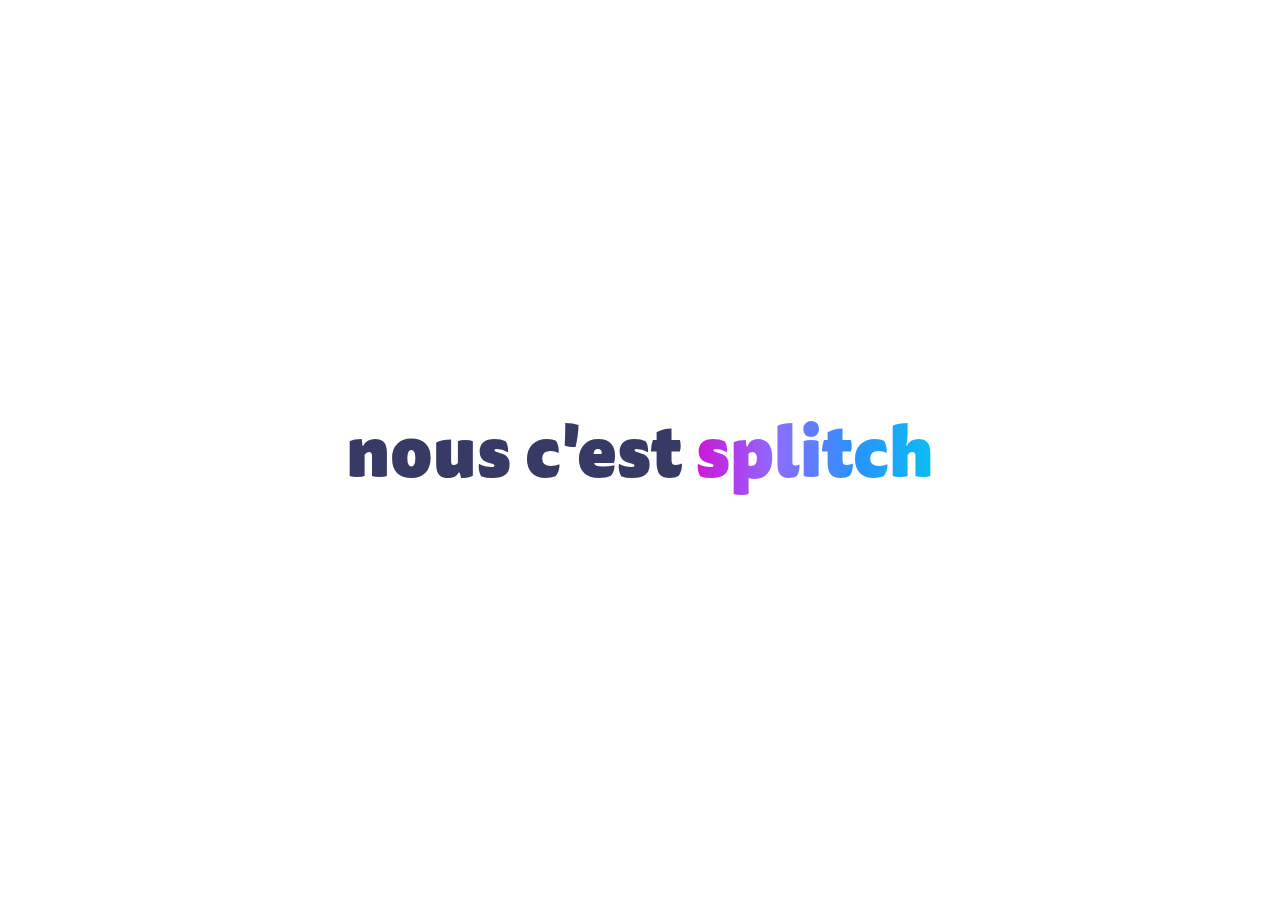
<file: pages/weSplitch.html>
<!DOCTYPE html>
<html lang="en">

<head>
    <meta charset="UTF-8">
    <meta http-equiv="X-UA-Compatible" content="IE=edge">
    <meta name="viewport" content="width=device-width, initial-scale=1.0">
    <title>Document</title>
    <link rel="stylesheet" href="/stylesAndAnims/style.css">
    <link rel="stylesheet" href="/stylesAndAnims/anim.css">
</head>

<body>
    <main id="weSplitch">
        <h2 class="h2weSplitchEnterAnim">nous c'est <span>splitch</span></h2>
    </main>
</body>

<script>
    setTimeout(function () {
        let h2 = document.querySelector("#weSplitch h2");
        h2.classList.remove("h2weSplitchEnterAnim");
        h2.classList.add("h2weSplitchLeaveAnim");
        setTimeout(function () {
            location.href = "newSocialNetwork.html";
        }, 1000);
    }, 4000);
</script>

</html>
</file>
<file: stylesAndAnims/style.css>
@font-face {
    font-family: "Tisa Sans Pro";
    src: url('/ressources/fonts/TisaSansPro-BlackItalic.ttf');
}

* {
    margin: 0;
    padding: 0;
    -ms-overflow-style: none;
    scrollbar-width: none;
}

*::-webkit-scrollbar {
    display: none;
}

body {
    overflow: hidden;
}

h2 {
    font-size: 71px;
    text-align: center;
    color: #363A65;
    font-family: "Tisa Sans Pro";
    font-weight: 900;
    line-height: 77px;
    padding: 10px 0;
}

.none {
    display: none;
}

/*/ Button /*/

a {
    font-family: "Tisa Sans Pro";
    font-weight: 800;
}

a:hover {
    color: white;
    text-decoration: none;
}

a:visited {
    color: white;
    text-decoration: none !important;
}

#wthBtn, #bordBtn {
    border-radius: 50px;
}

#innerBtn {
    border-radius: 20px;
}

#wthBtn {
    border: 10px solid #FFFFFF;
    box-shadow: 0px 3px 8px rgba(0, 0, 0, 0.35);
}

#bordBtn {
    display: flex;
    width: max-content;
    align-items: center;
    margin: 0;
    position: relative;
    box-sizing: border-box;
    color: white;
    background: white;
    background-clip: padding-box;
    border: solid 5px transparent;
}

#bordBtn:before {
    content: "";
    position: absolute;
    top: 0;
    right: 0;
    bottom: 0;
    left: 0;
    z-index: -1;
    margin: -5px;
    border-radius: inherit;
    background: linear-gradient(to right, #ce16d7, #8d6bff, #2992ff, #0bbef0);
}

#innerBtn {
    background: linear-gradient(to right, #ce16d7, #8d6bff, #2992ff, #0bbef0);
    -webkit-background-clip: text, border-box;
    -webkit-text-fill-color: transparent;
    font-weight: 800;
    font-size: 20px;
    padding-left: 30px;
    padding-right: 30px;
    padding-top: 15px;
    padding-bottom: 15px;
    text-decoration: none !important;
}

#wthBtn:hover, #innerBtn:hover {
    background: linear-gradient(to right, #ce16d7, #8d6bff, #2992ff, #0bbef0);
    -webkit-background-clip: initial;
    -webkit-text-fill-color: white;
    box-shadow: none;
}

#innerBtn:hover {
    cursor: pointer;
}

span {
    background: linear-gradient(to right, #ce16d7, #8d6bff, #2992ff, #0bbef0);
    -webkit-background-clip: text, border-box;
    -webkit-text-fill-color: transparent;
}

main:not(#index) {
    display: flex;
    flex-direction: column;
    align-items: center;
    justify-content: center;
    height: 100vh;
}

/******************************** Index Page ********************************/

main#index {
    display: flex;
    flex-direction: column;
    align-items: center;
    padding-top: 10vh;
}

#logo, #SVGLogo, #bordBtn {
    margin: auto;
    width: max-content;
}

#logo img {
    width: 300px;
}

/******************************** weSplitch Page ********************************/

/* #weSplitch {
    display: flex;
    flex-direction: column;
    align-items: center;
    justify-content: center;
    height: 100vh;
} */

/******************************** newSocialNetwork Page ********************************/

/* #newSocialNetwork {
    display: flex;
    flex-direction: column;
    align-items: center;
    justify-content: center;
    height: 100vh;
} */

/******************************** passion Page ********************************/

/* 
#passion {
    display: flex;
    flex-direction: column;
    align-items: center;
    justify-content: center;
    height: 100vh;
} */

#ballon {
    margin-bottom: -25px;
}

/******************************** emotion Page ********************************/

#passionTitle {
    margin-top: 13vh;
    margin-bottom: 5vh;
}

.slide {
    width: 300px;
    display: flex;
    justify-content: center;
    align-items: center;
    font-size: 100px;
}

.horizontalBlock {
    display: flex;
    flex-direction: row;
    width: max-content;
    transform: rotate(90deg) translateY(-100vh);
    transform-origin: top left;
}

.container {
    width: 100vh;
    height: 100vw;
    transform: rotate(-90deg) translateX(-100vh);
    transform-origin: top left;
    overflow-x: hidden;
}

#sliderPlus {
    position: fixed;
    right: 5vw;
    top: 36vh;
    border-radius: 100%;
    cursor: pointer;
}

#background2 {
    position: fixed;
    right: 0;
    top: 10vh;
    z-index: -10;
}

#background1 {
    position: fixed;
    right: 0;
    top: 50vh;
    z-index: -10;
}

/******************************** action Page ********************************/

/* #action {
    display: flex;
    flex-direction: column;
    align-items: center;
    justify-content: center;
    height: 100vh;
} */

/******************************** exchange Page ********************************/

/* #exchange {
    display: flex;
    flex-direction: column;
    align-items: center;
    justify-content: center;
} */

#iconsExchange {
    display: flex;
    align-items: flex-start;
}

#iconsExchange img {
    margin: 15px;
}

#iconsExchange img:nth-child(2) {
    margin-top: 70px;
}

/******************************** beFirst Page ********************************/

#bckGrndImgBefirs1 {
    position: absolute;
    left: 20vw;
    top: 10vh
}

#bckGrndImgBefirs2 {
    position: absolute;
    left: 40vw;
    top: 10vh;
}

/* #bckGrndImgBefirs3 {
    position: absolute;
    left: 30vw;
    top: 10vh
} */

#bckGrndImgBefirs4 {
    position: absolute;
    right: 40vw;
    top: 10vh;
}

#bckGrndImgBefirs5 {
    position: absolute;
    right: 20vw;
    top: 10vh;
}

#bckGrndImgBefirs6 {
    position: absolute;
    left: 20vw;
    bottom: 10vh;
}

#bckGrndImgBefirs7 {
    position: absolute;
    left: 40vw;
    bottom: 10vh;
}

/* #bckGrndImgBefirs8 {
    position: absolute;
    left: 50vw;
    bottom: 10vh;
} */

#bckGrndImgBefirs9 {
    position: absolute;
    right: 40vw;
    bottom: 10vh;
}

#bckGrndImgBefirs10 {
    position: absolute;
    right: 20vw;
    bottom: 10vh;
}

/******************************** enterInGame Page ********************************/

/* #enterInGame {
    display: flex;
    flex-direction: column;
    align-items: center;
    justify-content: center;
    height: 100vh;
} */

#enterInGame #wthBtn {
    margin-top: 30px;
}
</file>
<file: stylesAndAnims/anim.css>
.elementLeave {
    animation: elementLeave 1s ease 0s 1 normal forwards;
}

@keyframes elementLeave {
    0% {
        opacity: 1;
    }
    100% {
        opacity: 0;
    }
}

.buttonEntrance {
    animation: buttonEntrance 0.4s ease 0s 1 normal forwards;
}

@keyframes buttonEntrance {
    0% {
        transform: scale(0);
    }
    55% {
        transform: scale(150%)
    }
    100% {
        transform: scale(100%)
    }
}

/******************************** Index Page ********************************/

/******************************** weSplitch Page ********************************/

.h2weSplitchEnterAnim {
    overflow: hidden;
    white-space: nowrap;
    animation: h2weSplitchEnterAnim 1s ease 0s 1 normal forwards;
}

.h2weSplitchLeaveAnim {
    overflow: hidden;
    white-space: nowrap;
    animation: h2weSplitchLeaveAnim 1s ease 0s 1 normal forwards;
}

@keyframes h2weSplitchEnterAnim {
    0% {
        width: 0;
    }
    100% {
        width: 100%;
    }
}

@keyframes h2weSplitchLeaveAnim {
    0% {
        width: 100%;
    }
    100% {
        width: 0;
    }
}

/******************************** newSocialNetwork Page ********************************/

.h2newSocialNetworkEnterAnim {
    overflow: hidden;
    white-space: nowrap;
    animation: h2newSocialNetworkEnterAnim 1s ease 0s 1 normal forwards;
}

.h2newSocialNetworkLeaveAnim {
    overflow: hidden;
    white-space: nowrap;
    animation: h2newSocialNetworkLeaveAnim 1s ease 0s 1 normal forwards;
}

@keyframes h2newSocialNetworkEnterAnim {
    0% {
        width: 0;
    }
    100% {
        width: 100%;
    }
}

@keyframes h2newSocialNetworkLeaveAnim {
    0% {
        width: 100%;
    }
    100% {
        width: 0;
    }
}

/******************************** passion Page ********************************/

.h2passionEnterAnim {
    overflow: hidden;
    white-space: nowrap;
    animation: h2passionEnterAnim 1s ease 0s 1 normal forwards;
}

.h2passionLeaveAnim {
    overflow: hidden;
    white-space: nowrap;
    animation: h2passionLeaveAnim 1s ease 0s 1 normal forwards;
}

.ballonAnim {
    animation: ballonAnim 1s ease 0s 1 normal forwards;
}

@keyframes h2passionEnterAnim {
    0% {
        width: 0;
    }
    100% {
        width: 100%;
    }
}

@keyframes h2passionLeaveAnim {
    0% {
        width: 100%;
    }
    100% {
        width: 0;
    }
}

@keyframes ballonAnim {
    0% {
        animation-timing-function: ease-in;
        opacity: 0;
        transform: translateY(-250px);
    }
    38% {
        animation-timing-function: ease-out;
        opacity: 1;
        transform: translateY(0);
    }
    55% {
        animation-timing-function: ease-in;
        transform: translateY(-65px);
    }
    72% {
        animation-timing-function: ease-out;
        transform: translateY(0);
    }
    81% {
        animation-timing-function: ease-in;
        transform: translateY(-28px);
    }
    90% {
        animation-timing-function: ease-out;
        transform: translateY(0);
    }
    95% {
        animation-timing-function: ease-in;
        transform: translateY(-8px);
    }
    100% {
        animation-timing-function: ease-out;
        transform: translateY(0);
    }
}

/******************************** emotion Page ********************************/

.h2emotionEnterAnim {
    overflow: hidden;
    white-space: nowrap;
    animation: h2emotionEnterAnim 1s ease 0s 1 normal forwards;
}

/* 
.h2emotionLeaveAnim {
    overflow: hidden;
    white-space: nowrap;
    animation: h2emotionLeaveAnim 1s ease 0s 1 normal forwards;
} */

@keyframes h2emotionEnterAnim {
    0% {
        width: 0;
    }
    100% {
        width: 100%;
    }
}

/* @keyframes h2emotionLeaveAnim {
    0% {
        width: 100%;
    }
    100% {
        width: 0;
    }
} */

.emotionBackgroundAppear {
    animation: emotionBackgroundAppear 1s ease 0s 1 normal forwards;
}

@keyframes emotionBackgroundAppear {
    0% {
        opacity: 0;
        transform: translateX(250px) translateY(-150px);
    }
    100% {
        opacity: 1;
        transform: translateX(0) translateY(0);
    }
}

.sliderEnter {
    animation: sliderEnter 1s ease 0s 1 normal forwards;
}

@keyframes sliderEnter {
    0% {
        opacity: 0;
    }
    100% {
        opacity: 1;
    }
}

.sliderPlusEnter {
    animation: sliderPlusEnter 1s ease 0s 1 normal forwards;
}

@keyframes sliderPlusEnter {
    0% {
        transform: translateX(250px);
    }
    100% {
        transform: translateX(0);
    }
}

/******************************** connect Page ********************************/

.h2connectEnterAnim {
    overflow: hidden;
    white-space: nowrap;
    animation: h2connectEnterAnim 1s ease 0s 1 normal forwards;
}

.h2connectLeaveAnim {
    overflow: hidden;
    white-space: nowrap;
    animation: h2connectLeaveAnim 1s ease 0s 1 normal forwards;
}

@keyframes h2connectEnterAnim {
    0% {
        width: 0;
    }
    100% {
        width: 100%;
    }
}

@keyframes h2connectLeaveAnim {
    0% {
        width: 100%;
    }
    100% {
        width: 0;
    }
}

/******************************** exchange Page ********************************/

.h2exchangeEnterAnim {
    overflow: hidden;
    white-space: nowrap;
    animation: h2exchangeEnterAnim 1s ease 0s 1 normal forwards;
}

.h2exchangeLeaveAnim {
    overflow: hidden;
    white-space: nowrap;
    animation: h2exchangeLeaveAnim 1s ease 0s 1 normal forwards;
}

@keyframes h2exchangeEnterAnim {
    0% {
        width: 0;
    }
    100% {
        width: 100%;
    }
}

@keyframes h2exchangeLeaveAnim {
    0% {
        width: 100%;
    }
    100% {
        width: 0;
    }
}

.exchangeImg1EntranceAnim {
    animation: exchangeImg1EntranceAnim 1s ease 0s 1 normal forwards;
}

.exchangeImg1LeaveAnim {
    animation: exchangeImg1LeaveAnim 1s ease 0s 1 normal forwards;
}

@keyframes exchangeImg1EntranceAnim {
    0% {
        opacity: 0;
        transform: translateX(-250px);
    }
    100% {
        opacity: 1;
        transform: translateX(0);
    }
}

@keyframes exchangeImg1LeaveAnim {
    0% {
        opacity: 1;
        transform: translateX(0);
    }
    100% {
        opacity: 0;
        transform: translateX(-250px);
    }
}

.exchangeImg2EntranceAnim {
    animation: exchangeImg2EntranceAnim 1s ease 0s 1 normal forwards;
}

.exchangeImg2LeaveAnim {
    animation: exchangeImg2LeaveAnim 1s ease 0s 1 normal forwards;
}

@keyframes exchangeImg2EntranceAnim {
    0% {
        opacity: 0;
        transform: translateY(250px);
    }
    100% {
        opacity: 1;
        transform: translateY(0);
    }
}

@keyframes exchangeImg2LeaveAnim {
    0% {
        opacity: 1;
        transform: translateY(0);
    }
    100% {
        opacity: 0;
        transform: translateY(250px);
    }
}

.exchangeImg3EntranceAnim {
    animation: exchangeImg3EntranceAnim 1s ease 0s 1 normal forwards;
}

.exchangeImg3LeaveAnim {
    animation: exchangeImg3LeaveAnim 1s ease 0s 1 normal forwards;
}

@keyframes exchangeImg3EntranceAnim {
    0% {
        opacity: 0;
        transform: translateX(250px);
    }
    100% {
        opacity: 1;
        transform: translateX(0);
    }
}

@keyframes exchangeImg3LeaveAnim {
    0% {
        opacity: 1;
        transform: translateY(0);
    }
    100% {
        opacity: 0;
        transform: translateX(250px);
    }
}

/******************************** beFirst Page ********************************/

.h2beFirstEnterAnim {
    overflow: hidden;
    white-space: nowrap;
    animation: h2beFirstEnterAnim 1s ease 0s 1 normal forwards;
}

.h2beFirstLeaveAnim {
    overflow: hidden;
    white-space: nowrap;
    animation: h2beFirstLeaveAnim 1s ease 0s 1 normal forwards;
}

@keyframes h2beFirstEnterAnim {
    0% {
        width: 0;
    }
    100% {
        width: 100%;
    }
}

@keyframes h2beFirstLeaveAnim {
    0% {
        width: 100%;
    }
    100% {
        width: 0;
    }
}

.imgBefirstEnterTop {
    animation: imgBefirstEnterTop 1s ease 0s 1 normal forwards;
}

.imgBefirstLeaveTop {
    animation: imgBefirstLeaveTop 1s ease 0s 1 normal forwards;
}

@keyframes imgBefirstEnterTop {
    0% {
        opacity: 0;
        transform: translateY(-250px);
    }
    100% {
        opacity: 1;
        transform: translateY(0);
    }
}

@keyframes imgBefirstLeaveTop {
    0% {
        opacity: 1;
        transform: translateY(0);
    }
    100% {
        opacity: 0;
        transform: translateY(-250px);
    }
}

.imgBefirstEnterBottom {
    animation: imgBefirstEnterBottom 1s ease 0s 1 normal forwards;
}

.imgBefirstLeaveBottom {
    animation: imgBefirstLeaveBottom 1s ease 0s 1 normal forwards;
}

@keyframes imgBefirstEnterBottom {
    0% {
        opacity: 0;
        transform: translateY(250px);
    }
    100% {
        opacity: 1;
        transform: translateY(0);
    }
}

@keyframes imgBefirstLeaveBottom {
    0% {
        opacity: 1;
        transform: translateY(0);
    }
    100% {
        opacity: 0;
        transform: translateY(250px);
    }
}

.imgBefirstAnim1 {
    animation: imgBefirstAnim1 1s linear 0s infinite normal forwards;
}

@keyframes imgBefirstAnim1 {
    0% {
        transform: translateY(-5px);
    }
    50% {
        transform: translateY(5px);
    }
    100% {
        transform: translateY(-5px);
    }
}

.imgBefirstAnim2 {
    animation: imgBefirstAnim2 1s linear 0s infinite normal forwards;
}

@keyframes imgBefirstAnim2 {
    0% {
        transform: translateY(5px);
    }
    50% {
        transform: translateY(-5px);
    }
    100% {
        transform: translateY(5px);
    }
}

/******************************** enterInGame Page ********************************/

.h2enterInGameEnterAnim {
    overflow: hidden;
    white-space: nowrap;
    animation: h2enterInGameEnterAnim 1s ease 0s 1 normal forwards;
}

/* .h2enterInGameLeaveAnim {
    overflow: hidden;
    white-space: nowrap;
    animation: h2enterInGameLeaveAnim 1s ease 0s 1 normal forwards;
} */

@keyframes h2enterInGameEnterAnim {
    0% {
        width: 0;
    }
    100% {
        width: 60%;
    }
}

/* @keyframes h2enterInGameLeaveAnim {
    0% {
        width: 60%;
    }
    100% {
        width: 0;
    }
} */
</file>
